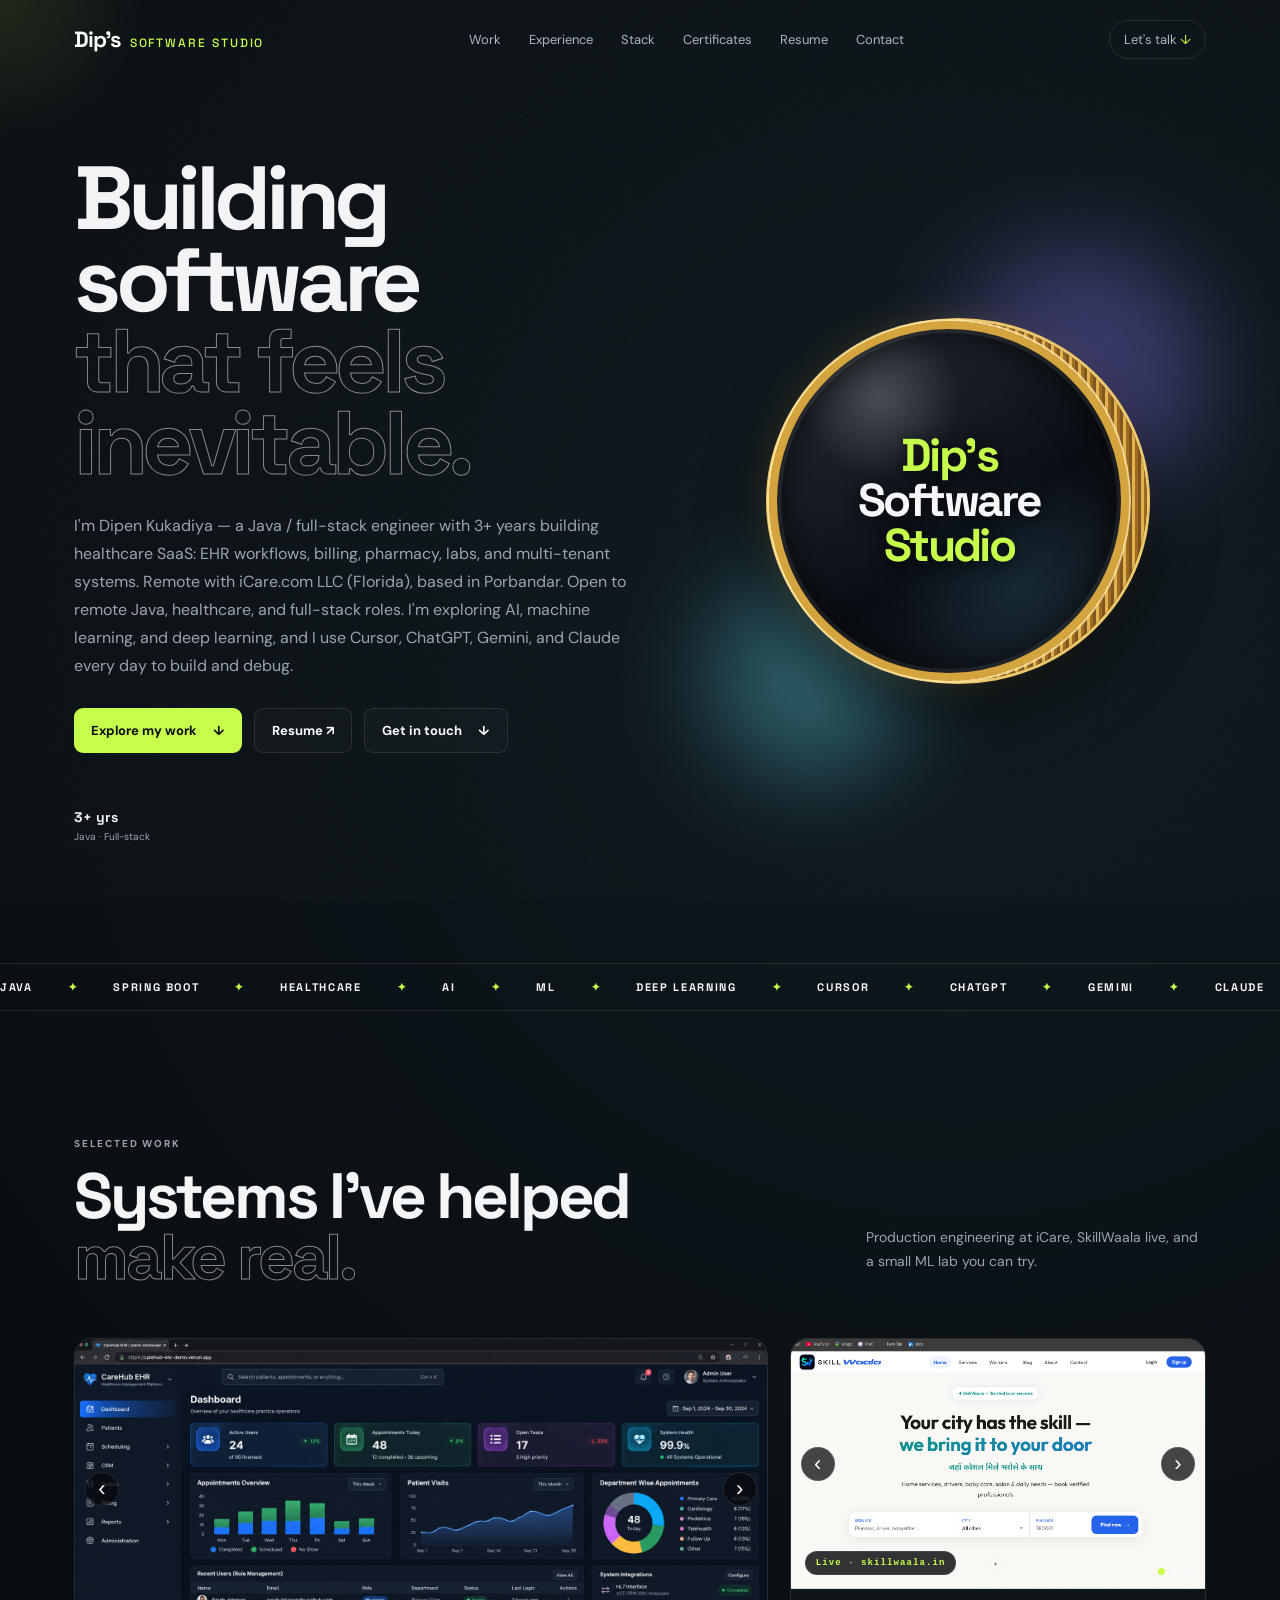
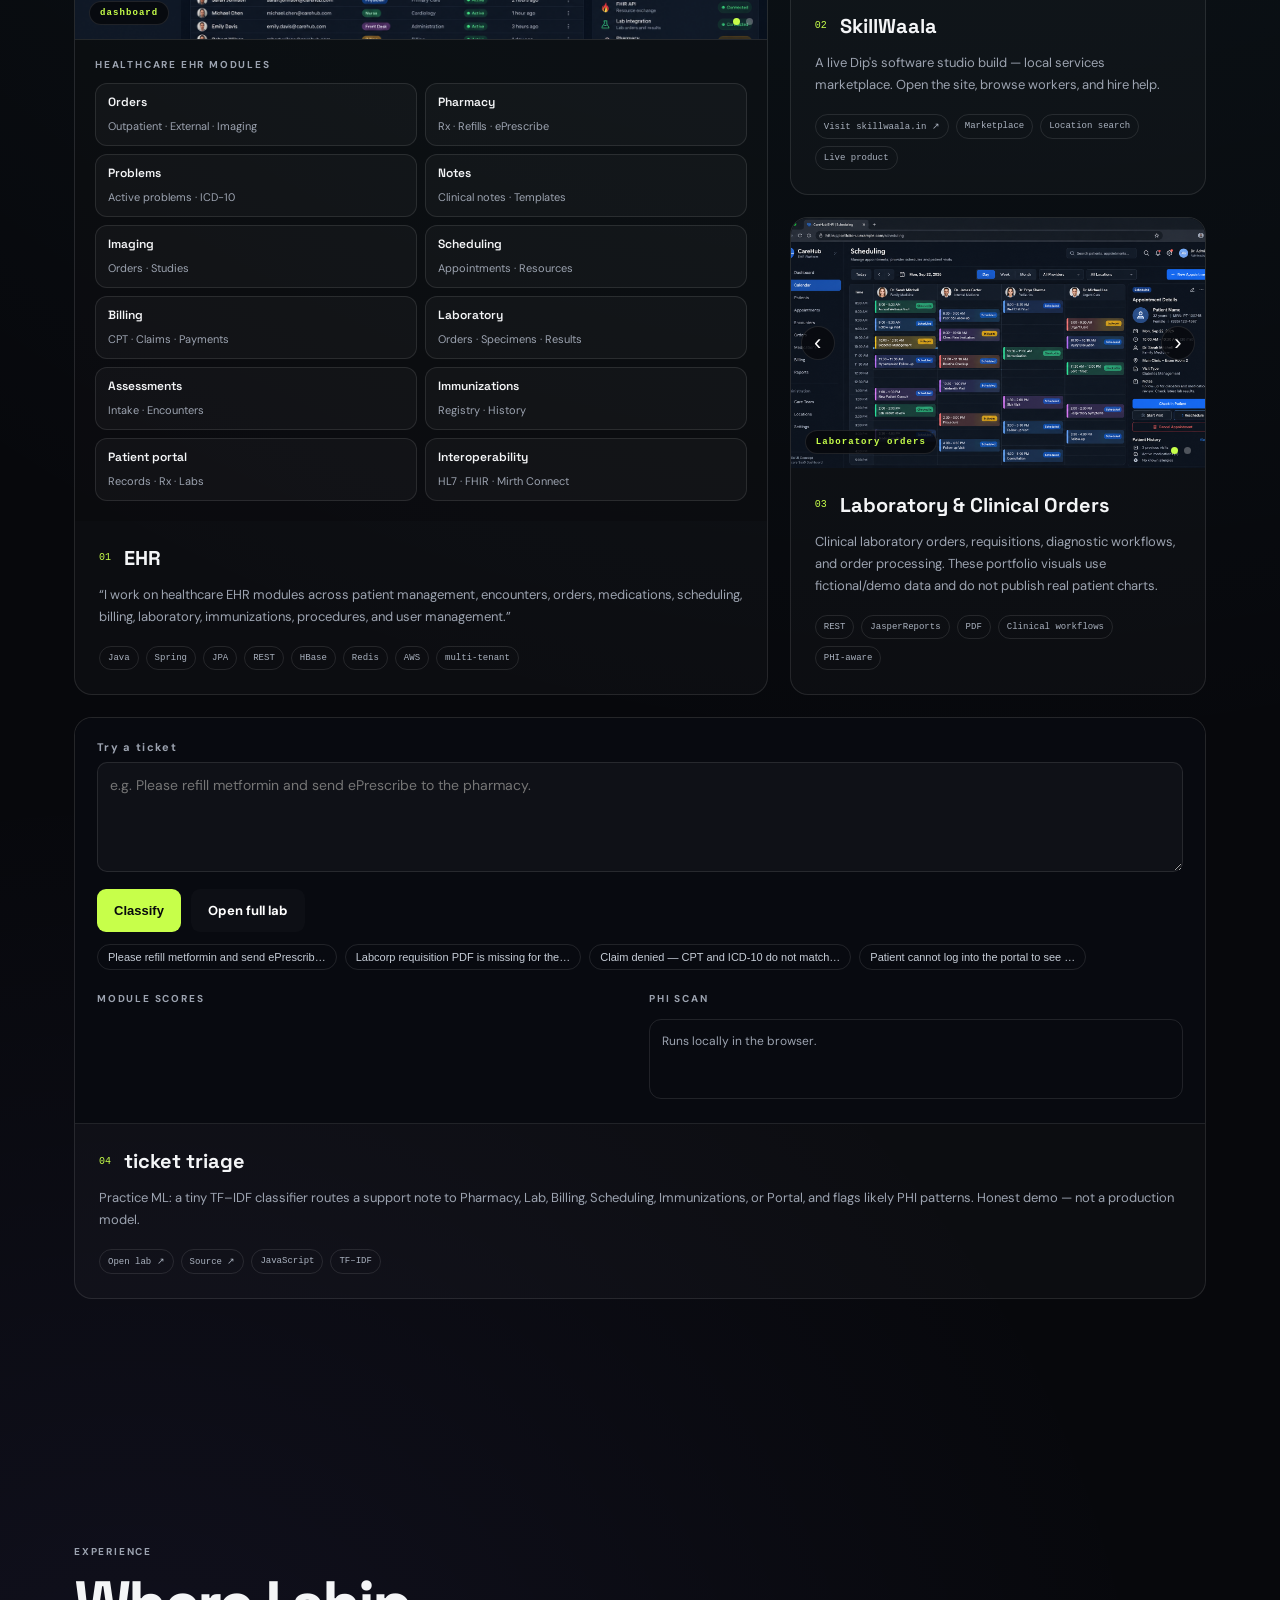
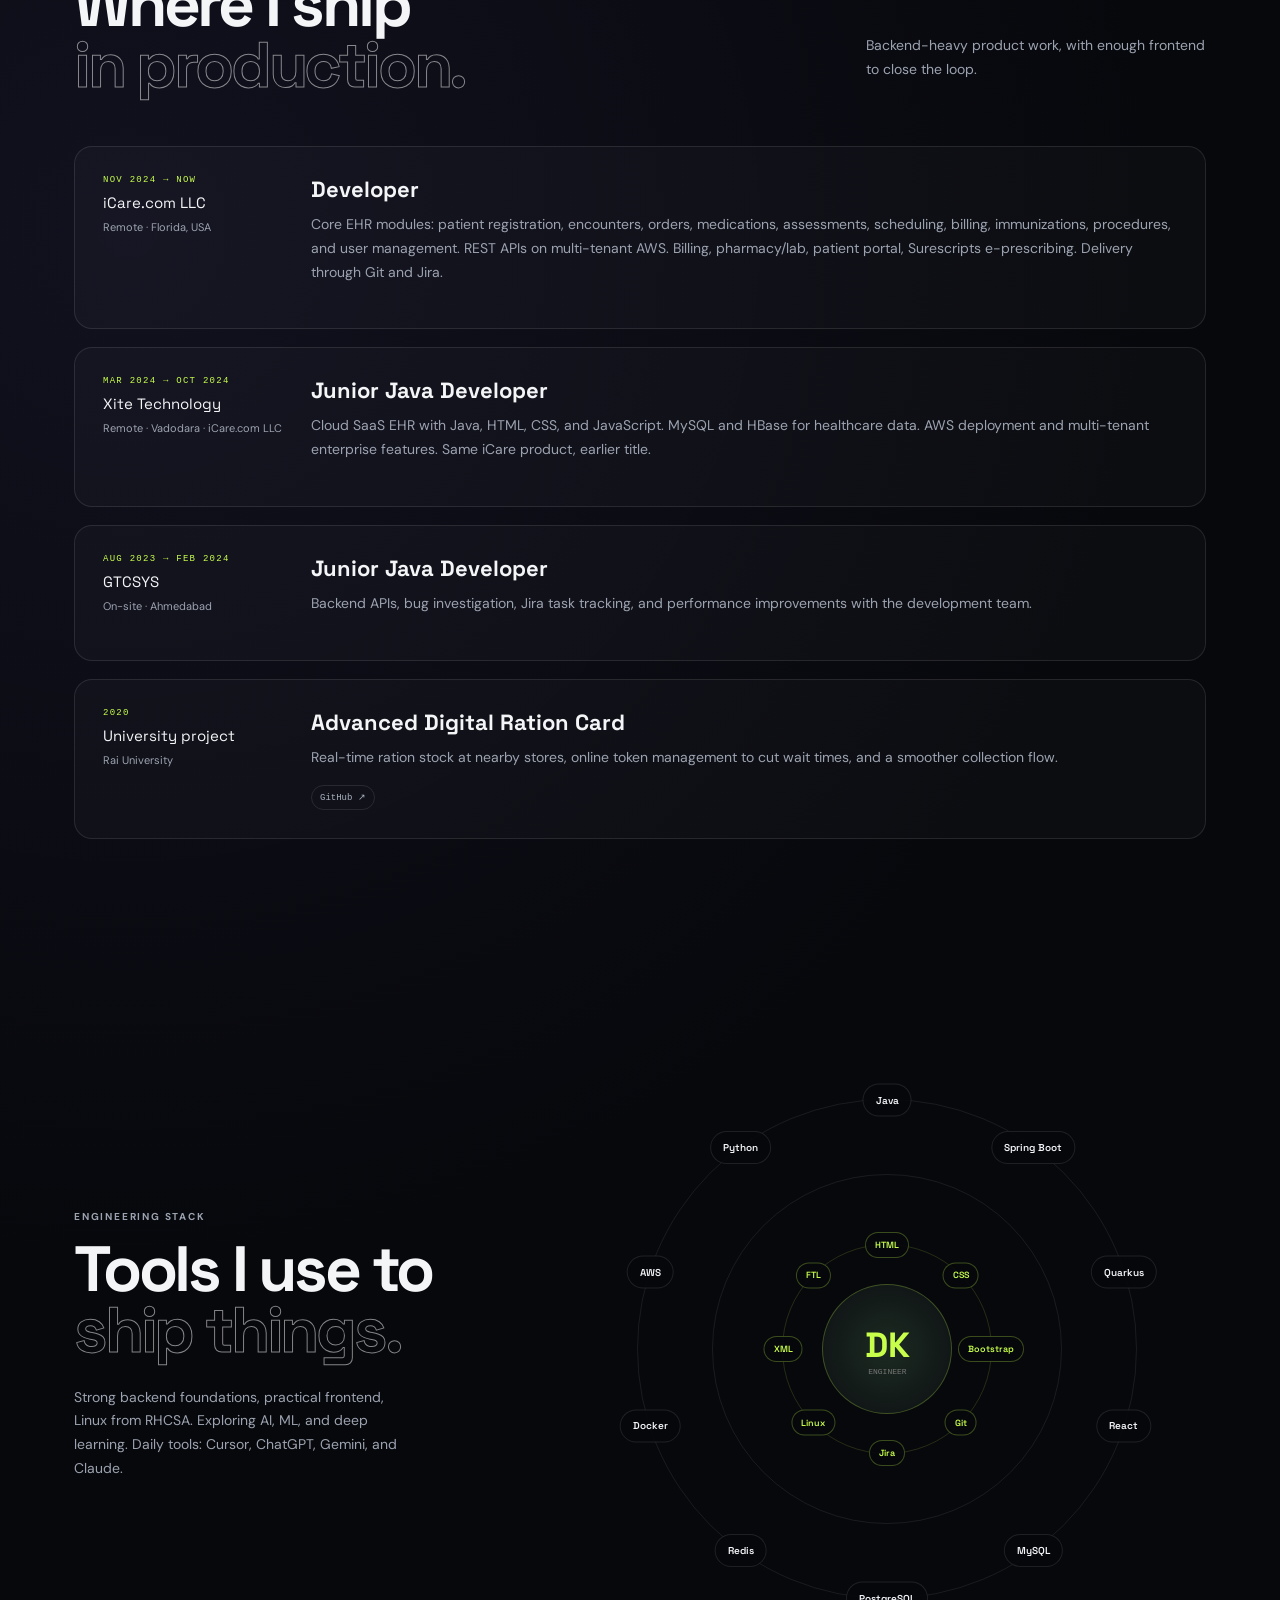
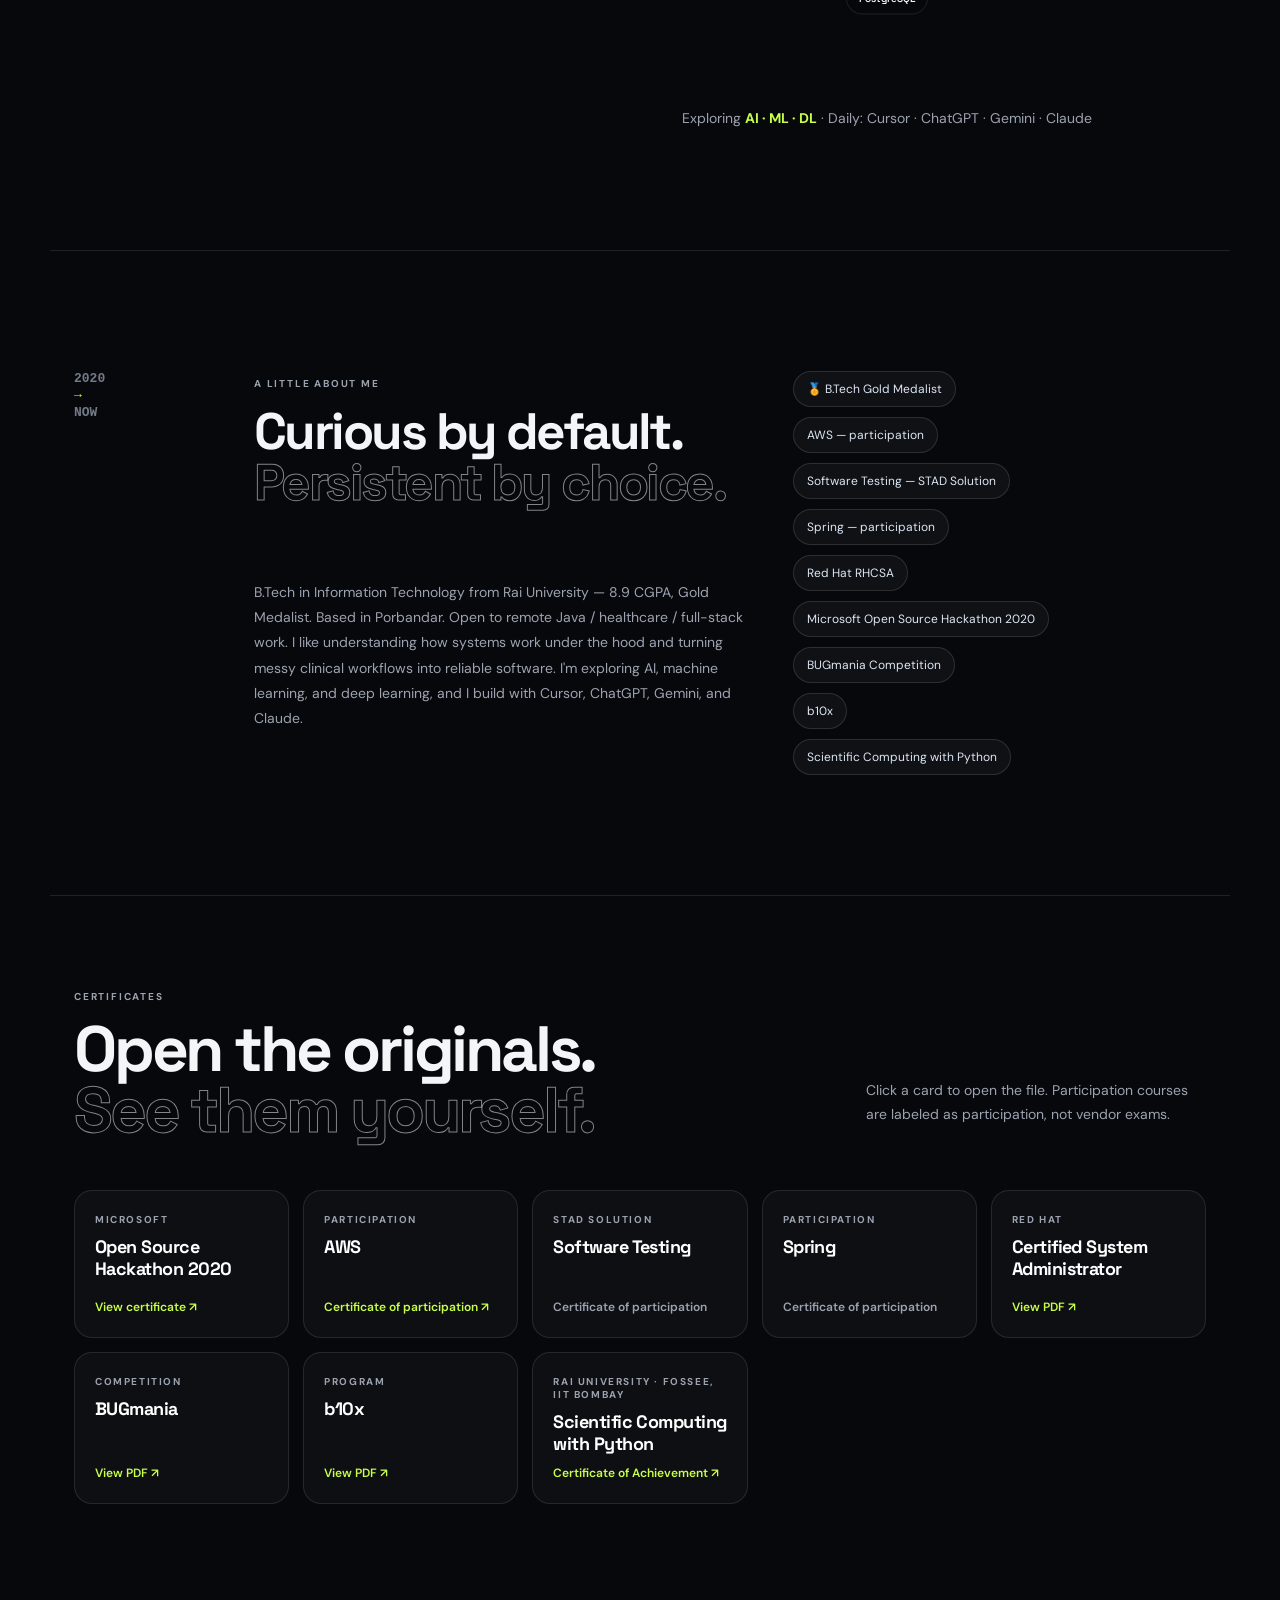
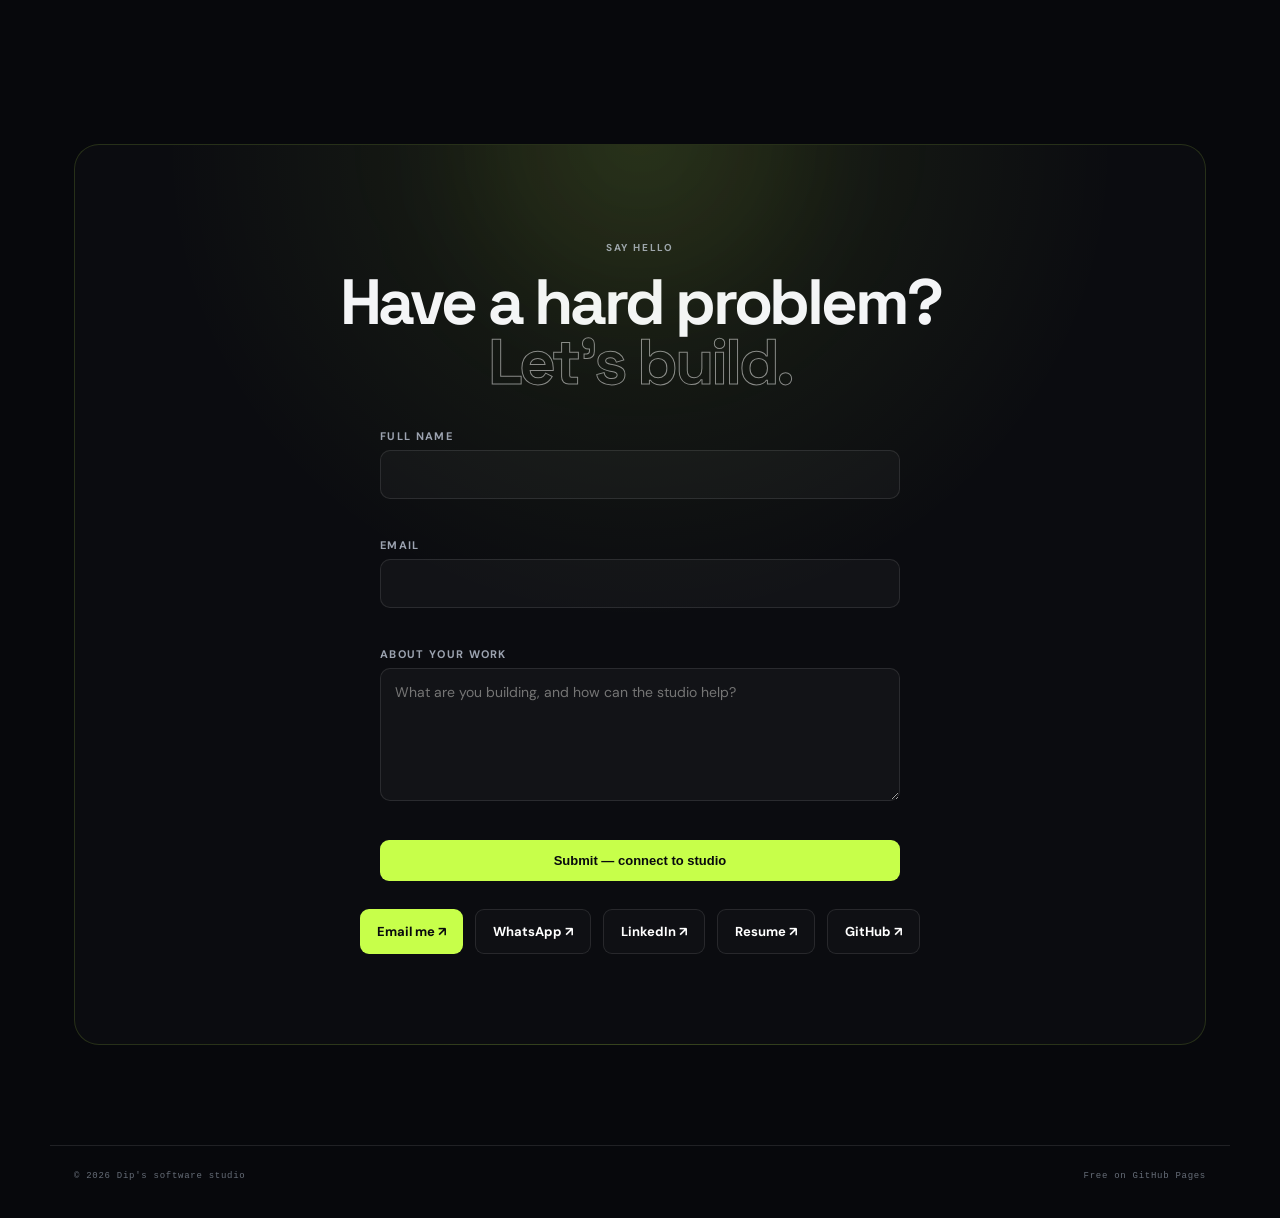
<file: index.html>
<!doctype html>
<html lang="en">
<head>
  <meta charset="utf-8" />
  <meta name="viewport" content="width=device-width, initial-scale=1" />
  <meta name="description" content="Dipen Kukadiya — Java full-stack engineer building healthcare SaaS. Exploring AI, ML, and deep learning. Open to remote roles." />
  <meta name="theme-color" content="#07080c" />
  <title>Dipen Kukadiya — Software Engineer</title>
  <link rel="canonical" href="https://dipenkukadiya.github.io/dipenkukadiya.io/" />
  <meta property="og:image" content="https://dipenkukadiya.github.io/dipenkukadiya.io/assets/dipen-hero.jpg" />
  <link rel="icon" href="data:image/svg+xml,%3Csvg xmlns='http://www.w3.org/2000/svg' viewBox='0 0 64 64'%3E%3Crect width='64' height='64' rx='14' fill='%2307080c'/%3E%3Crect x='3' y='3' width='58' height='58' rx='12' fill='none' stroke='%23c7ff4a' stroke-width='2'/%3E%3Ctext x='32' y='42' text-anchor='middle' font-family='Arial' font-size='22' font-weight='700' fill='%23c7ff4a'%3EDK%3C/text%3E%3C/svg%3E" />
  <link rel="preconnect" href="https://fonts.googleapis.com">
  <link rel="preconnect" href="https://fonts.gstatic.com" crossorigin>
  <link href="https://fonts.googleapis.com/css2?family=DM+Sans:wght@400;500;600;700&family=Space+Grotesk:wght@400;500;600;700&display=swap" rel="stylesheet">
  <link rel="stylesheet" href="styles.css?v=hire3" />
  <script>
    if ('scrollRestoration' in history) history.scrollRestoration = 'manual';
    (function () {
      var nav = performance.getEntriesByType && performance.getEntriesByType('navigation')[0];
      var reload = (nav && nav.type === 'reload') || (performance.navigation && performance.navigation.type === 1);
      if (reload) {
        if (location.hash) history.replaceState(null, '', location.pathname + location.search);
        window.scrollTo(0, 0);
      }
    })();
  </script>
</head>
<body>
  <a class="skip-link" href="#top">Skip to content</a>
  <div class="noise"></div>
  <div class="cursor-glow" id="cursorGlow"></div>
  <header class="nav">
    <a class="brand" href="#top">Dip's <em>software studio</em></a>
    <nav id="siteNav">
      <a href="#work">Work</a>
      <a href="#experience">Experience</a>
      <a href="#stack">Stack</a>
      <a href="#certificates">Certificates</a>
      <a href="assets/DipenOCT26.pdf?v=sep20c" target="_blank" rel="noreferrer">Resume</a>
      <a href="#contact">Contact</a>
      <a class="nav-mobile-talk" href="#contact">Let's talk</a>
    </nav>
    <a class="nav-cta" href="#contact">Let's talk <span>↓</span></a>
    <button class="menu-toggle" id="menuToggle" type="button" aria-label="Open menu" aria-expanded="false" aria-controls="siteNav"><i></i><i></i><i></i></button>
  </header>
  <main id="top">
    <section class="hero section">
      <div class="hero-copy reveal">
        <h1>Building software<br><em>that feels inevitable.</em></h1>
        <p class="hero-sub">I'm Dipen Kukadiya — a Java / full-stack engineer with 3+ years building healthcare SaaS: EHR workflows, billing, pharmacy, labs, and multi-tenant systems. Remote with iCare.com LLC (Florida), based in Porbandar. Open to remote Java, healthcare, and full-stack roles. I'm exploring AI, machine learning, and deep learning, and I use Cursor, ChatGPT, Gemini, and Claude every day to build and debug.</p>
        <div class="hero-actions">
          <a class="button primary" href="#work">Explore my work <span>↓</span></a>
          <a class="button ghost" href="assets/DipenOCT26.pdf?v=sep20c" target="_blank" rel="noreferrer">Resume ↗</a>
          <a class="button ghost" href="#contact">Get in touch <span>↓</span></a>
        </div>
        <div class="micro-stats">
          <div><strong>3+ yrs</strong><span>Java · Full-stack</span></div>
        </div>
      </div>
      <div class="hero-visual reveal">
        <div class="orb orb-a"></div><div class="orb orb-b"></div>
        <div class="hero-coin" aria-label="Dip's Software Studio">
          <div class="coin">
            <div class="coin-face coin-front">
              <span class="coin-dip">Dip's</span>
              <span>Software</span>
              <span class="coin-accent">Studio</span>
            </div>
            <div class="coin-face coin-back">
              <span class="coin-dip">Dip's</span>
              <span>Software</span>
              <span class="coin-accent">Studio</span>
            </div>
          </div>
        </div>
      </div>
    </section>
    <section class="ticker" aria-hidden="true"><div class="ticker-track"><span>JAVA</span><b>✦</b><span>SPRING BOOT</span><b>✦</b><span>HEALTHCARE</span><b>✦</b><span>AI</span><b>✦</b><span>ML</span><b>✦</b><span>DEEP LEARNING</span><b>✦</b><span>CURSOR</span><b>✦</b><span>CHATGPT</span><b>✦</b><span>GEMINI</span><b>✦</b><span>CLAUDE</span><b>✦</b><span>JAVA</span><b>✦</b><span>SPRING BOOT</span><b>✦</b><span>HEALTHCARE</span><b>✦</b><span>AI</span><b>✦</b><span>ML</span><b>✦</b><span>DEEP LEARNING</span><b>✦</b><span>CURSOR</span><b>✦</b><span>CHATGPT</span><b>✦</b><span>GEMINI</span><b>✦</b><span>CLAUDE</span></div></section>
    <section id="work" class="section work">
      <div class="section-head reveal">
        <div><span class="kicker">SELECTED WORK</span><h2>Systems I've helped<br><em>make real.</em></h2></div>
        <p>Production engineering at iCare, SkillWaala live, and a small ML lab you can try.</p>
      </div>
      <div class="project-grid">
        <article class="project featured reveal">
          <div class="slideshow" data-slideshow>
            <div class="slides">
              <figure class="slide is-on"><img src="assets/ChatGPT Image Sep 24, 2026, 10_26_18 AM (3).png" alt="CareHub EHR healthcare dashboard"><figcaption>dashboard</figcaption></figure>
              <figure class="slide"><img src="assets/ChatGPT Image Sep 24, 2026, 10_26_17 AM (2).png" alt="CareHub EHR administration dashboard"><figcaption>Administration</figcaption></figure>
           
            </div>
            <button class="slide-btn prev" type="button" aria-label="Previous screenshot">‹</button>
            <button class="slide-btn next" type="button" aria-label="Next screenshot">›</button>
            <div class="slide-dots" role="tablist"></div>
          </div>
          <div class="module-map">
            <span class="kicker">HEALTHCARE EHR MODULES</span>
            <div class="module-grid">
              <div><b>Orders</b><small>Outpatient · External · Imaging</small></div>
              <div><b>Pharmacy</b><small>Rx · Refills · ePrescribe</small></div>
              <div><b>Problems</b><small>Active problems · ICD-10</small></div>
              <div><b>Notes</b><small>Clinical notes · Templates</small></div>
              <div><b>Imaging</b><small>Orders · Studies</small></div>
              <div><b>Scheduling</b><small>Appointments · Resources</small></div>
              <div><b>Billing</b><small>CPT · Claims · Payments</small></div>
              <div><b>Laboratory</b><small>Orders · Specimens · Results</small></div>
              <div><b>Assessments</b><small>Intake · Encounters</small></div>
              <div><b>Immunizations</b><small>Registry · History</small></div>
              <div><b>Patient portal</b><small>Records · Rx · Labs</small></div>
              <div><b>Interoperability</b><small>HL7 · FHIR · Mirth Connect</small></div>
            </div>
          </div>
          <div class="project-info">
            <div><span class="project-number">01</span><h3>EHR</h3></div>
            <p>“I work on healthcare EHR modules across patient management, encounters, orders, medications, scheduling, billing, laboratory, immunizations, procedures, and user management.”</p>
            <div class="tags"><span>Java</span><span>Spring</span><span>JPA</span><span>REST</span><span>HBase</span><span>Redis</span><span>AWS</span><span>multi-tenant</span></div>
          </div>
        </article>
        <article class="project reveal">
          <div class="slideshow" data-slideshow data-href="https://skillwaala.in">
            <div class="slides">
              <figure class="slide is-on"><img src="assets/skillwaala-home.png" alt="SkillWaala home"><figcaption>Live · skillwaala.in</figcaption></figure>
              <figure class="slide"><img src="assets/skillwaala-services.png" alt="SkillWaala services"><figcaption>Services</figcaption></figure>
              <figure class="slide"><img src="assets/skillwaala-workers.png" alt="SkillWaala workers"><figcaption>Workers</figcaption></figure>
            </div>
            <button class="slide-btn prev" type="button" aria-label="Previous screenshot">‹</button>
            <button class="slide-btn next" type="button" aria-label="Next screenshot">›</button>
            <div class="slide-dots" role="tablist"></div>
          </div>
          <div class="project-info">
            <div><span class="project-number">02</span><h3><a class="project-title-link" href="https://skillwaala.in" target="_blank" rel="noreferrer">SkillWaala</a></h3></div>
            <p>A live Dip's software studio build — local services marketplace. Open the site, browse workers, and hire help.</p>
            <div class="tags">
              <a class="tag-link" href="https://skillwaala.in" target="_blank" rel="noreferrer">Visit skillwaala.in ↗</a>
              <span>Marketplace</span>
              <span>Location search</span>
              <span>Live product</span>
            </div>
          </div>
        </article>
        <article class="project reveal">
          <div class="slideshow" data-slideshow>
            <div class="slides">
              <figure class="slide is-on"><img src="assets/ChatGPT Image Sep 24, 2026, 10_26_17 AM (1).png" alt="CareHub EHR laboratory order screen with demo data"><figcaption>Laboratory orders</figcaption></figure>
              <figure class="slide"><img src="assets/ChatGPT Image Sep 24, 2026, 10_25_55 AM.png" alt="CareHub EHR dashboard with demo data"><figcaption>Clinical dashboard</figcaption></figure>
              
            </div>
            <button class="slide-btn prev" type="button" aria-label="Previous screenshot">‹</button>
            <button class="slide-btn next" type="button" aria-label="Next screenshot">›</button>
            <div class="slide-dots" role="tablist"></div>
          </div>
          <div class="project-info">
            <div><span class="project-number">03</span><h3>Laboratory &amp; Clinical Orders</h3></div>
            <p>Clinical laboratory orders, requisitions, diagnostic workflows, and order processing. These portfolio visuals use fictional/demo data and do not publish real patient charts.</p>
            <div class="tags"><span>REST</span><span>JasperReports</span><span>PDF</span><span>Clinical workflows</span><span>PHI-aware</span></div>
          </div>
        </article>
        <article class="project lab-feature reveal">
          <div class="triage-widget" id="triageHome">
            <label for="triageHomeInput">Try a ticket</label>
            <textarea id="triageHomeInput" data-triage-input rows="4" placeholder="e.g. Please refill metformin and send ePrescribe to the pharmacy."></textarea>
            <div class="triage-actions">
              <button class="button primary" type="button" data-triage-run>Classify</button>
              <a class="button ghost" href="lab/">Open full lab</a>
            </div>
            <div class="triage-chips" data-triage-chips></div>
            <div class="triage-split compact">
              <div>
                <span class="kicker">MODULE SCORES</span>
                <div data-triage-bars class="triage-bars"></div>
              </div>
              <div>
                <span class="kicker">PHI SCAN</span>
                <div data-triage-phi class="triage-phi"><p>Runs locally in the browser.</p></div>
              </div>
            </div>
          </div>
          <div class="project-info">
            <div><span class="project-number">04</span><h3><a class="project-title-link" href="lab/">ticket triage</a></h3></div>
            <p>Practice ML: a tiny TF–IDF classifier routes a support note to Pharmacy, Lab, Billing, Scheduling, Immunizations, or Portal, and flags likely PHI patterns. Honest demo — not a production model.</p>
            <div class="tags">
              <a href="lab/">Open lab ↗</a>
              <a href="https://github.com/dipenkukadiya/dipenkukadiya.io/blob/main/lab/triage.js" target="_blank" rel="noreferrer">Source ↗</a>
              <span>JavaScript</span>
              <span>TF–IDF</span>
            </div>
          </div>
        </article>
      </div>
    </section>
    <section id="experience" class="section experience">
      <div class="section-head reveal">
        <div><span class="kicker">EXPERIENCE</span><h2>Where I ship<br><em>in production.</em></h2></div>
        <p>Backend-heavy product work, with enough frontend to close the loop.</p>
      </div>
      <div class="experience-list">
        <article class="experience-item reveal">
          <div class="experience-meta"><span>NOV 2024 → NOW</span><b>iCare.com LLC</b><small>Remote · Florida, USA</small></div>
          <div>
            <h3>Developer</h3>
            <p>Core EHR modules: patient registration, encounters, orders, medications, assessments, scheduling, billing, immunizations, procedures, and user management. REST APIs on multi-tenant AWS. Billing, pharmacy/lab, patient portal, Surescripts e-prescribing. Delivery through Git and Jira.</p>
          </div>
        </article>
        <article class="experience-item reveal">
          <div class="experience-meta"><span>MAR 2024 → OCT 2024</span><b>Xite Technology</b><small>Remote · Vadodara · iCare.com LLC</small></div>
          <div>
            <h3>Junior Java Developer</h3>
            <p>Cloud SaaS EHR with Java, HTML, CSS, and JavaScript. MySQL and HBase for healthcare data. AWS deployment and multi-tenant enterprise features. Same iCare product, earlier title.</p>
          </div>
        </article>
        <article class="experience-item reveal">
          <div class="experience-meta"><span>AUG 2023 → FEB 2024</span><b>GTCSYS</b><small>On-site · Ahmedabad</small></div>
          <div>
            <h3>Junior Java Developer</h3>
            <p>Backend APIs, bug investigation, Jira task tracking, and performance improvements with the development team.</p>
          </div>
        </article>
        <article class="experience-item reveal">
          <div class="experience-meta"><span>2020</span><b>University project</b><small>Rai University</small></div>
          <div>
            <h3>Advanced Digital Ration Card</h3>
            <p>Real-time ration stock at nearby stores, online token management to cut wait times, and a smoother collection flow.</p>
            <div class="tags">
              <a href="https://github.com/dipenkukadiya/Digital_ration_card" target="_blank" rel="noreferrer">GitHub ↗</a>
            </div>
          </div>
        </article>
      </div>
    </section>
    <section id="stack" class="section stack-section">
      <div class="section-head reveal">
        <div><span class="kicker">ENGINEERING STACK</span><h2>Tools I use to<br><em>ship things.</em></h2></div>
        <p>Strong backend foundations, practical frontend, Linux from RHCSA. Exploring AI, ML, and deep learning. Daily tools: Cursor, ChatGPT, Gemini, and Claude.</p>
      </div>
      <div class="stack-orbit reveal">
        <div class="orbit-ring outer">
          <div class="spoke" style="--a:0deg"><span class="stack-node">Java</span></div>
          <div class="spoke" style="--a:36deg"><span class="stack-node">Spring Boot</span></div>
          <div class="spoke" style="--a:72deg"><span class="stack-node">Quarkus</span></div>
          <div class="spoke" style="--a:108deg"><span class="stack-node">React</span></div>
          <div class="spoke" style="--a:144deg"><span class="stack-node">MySQL</span></div>
          <div class="spoke" style="--a:180deg"><span class="stack-node">PostgreSQL</span></div>
          <div class="spoke" style="--a:216deg"><span class="stack-node">Redis</span></div>
          <div class="spoke" style="--a:252deg"><span class="stack-node">Docker</span></div>
          <div class="spoke" style="--a:288deg"><span class="stack-node">AWS</span></div>
          <div class="spoke" style="--a:324deg"><span class="stack-node">Python</span></div>
        </div>
        <div class="orbit orbit-mid"></div>
        <div class="orbit-ring inner">
          <div class="spoke" style="--a:0deg"><span class="stack-node inner">HTML</span></div>
          <div class="spoke" style="--a:45deg"><span class="stack-node inner">CSS</span></div>
          <div class="spoke" style="--a:90deg"><span class="stack-node inner">Bootstrap</span></div>
          <div class="spoke" style="--a:135deg"><span class="stack-node inner">Git</span></div>
          <div class="spoke" style="--a:180deg"><span class="stack-node inner">Jira</span></div>
          <div class="spoke" style="--a:225deg"><span class="stack-node inner">Linux</span></div>
          <div class="spoke" style="--a:270deg"><span class="stack-node inner">XML</span></div>
          <div class="spoke" style="--a:315deg"><span class="stack-node inner">FTL</span></div>
        </div>
        <div class="stack-center"><span>DK</span><small>ENGINEER</small></div>
      </div>
      <p class="ai-tools reveal">Exploring <strong>AI · ML · DL</strong> · Daily: Cursor · ChatGPT · Gemini · Claude</p>
    </section>
    <section class="section about-strip reveal">
      <div class="about-number">2020<br><span>→</span><br>NOW</div>
      <div>
        <span class="kicker">A LITTLE ABOUT ME</span>
        <h2>Curious by default.<br><em>Persistent by choice.</em></h2>
      </div>
      <p>B.Tech in Information Technology from Rai University — 8.9 CGPA, Gold Medalist. Based in Porbandar. Open to remote Java / healthcare / full-stack work. I like understanding how systems work under the hood and turning messy clinical workflows into reliable software. I'm exploring AI, machine learning, and deep learning, and I build with Cursor, ChatGPT, Gemini, and Claude.</p>
      <div class="achievement-badges">
        <span>🏅 B.Tech Gold Medalist</span>
        <a href="assets/certs/cert-aws.pdf" target="_blank" rel="noreferrer">AWS — participation</a>
        <span>Software Testing — STAD Solution</span>
        <span>Spring — participation</span>
        <a href="assets/certs/cert-rhcsa.pdf" target="_blank" rel="noreferrer">Red Hat RHCSA</a>
        <a href="assets/certs/cert-microsoft-hackathon.jpg" target="_blank" rel="noreferrer">Microsoft Open Source Hackathon 2020</a>
        <a href="assets/certs/cert-bugmania.pdf" target="_blank" rel="noreferrer">BUGmania Competition</a>
        <a href="assets/certs/cert-b10x.pdf" target="_blank" rel="noreferrer">b10x</a>
        <a href="assets/certs/cert-python.pdf" target="_blank" rel="noreferrer">Scientific Computing with Python</a>
      </div>
    </section>
    <section id="certificates" class="section certs">
      <div class="section-head reveal">
        <div><span class="kicker">CERTIFICATES</span><h2>Open the originals.<br><em>See them yourself.</em></h2></div>
        <p>Click a card to open the file. Participation courses are labeled as participation, not vendor exams.</p>
      </div>
      <div class="cert-grid reveal">
        <a class="cert-card" href="assets/certs/cert-microsoft-hackathon.jpg" target="_blank" rel="noreferrer">
          <small>MICROSOFT</small>
          <strong>Open Source Hackathon 2020</strong>
          <span>View certificate ↗</span>
        </a>
        <a class="cert-card" href="assets/certs/cert-aws.pdf" target="_blank" rel="noreferrer">
          <small>PARTICIPATION</small>
          <strong>AWS</strong>
          <span>Certificate of participation ↗</span>
        </a>
        <div class="cert-card is-static">
          <small>STAD SOLUTION</small>
          <strong>Software Testing</strong>
          <span>Certificate of participation</span>
        </div>
        <div class="cert-card is-static">
          <small>PARTICIPATION</small>
          <strong>Spring</strong>
          <span>Certificate of participation</span>
        </div>
        <a class="cert-card" href="assets/certs/cert-rhcsa.pdf" target="_blank" rel="noreferrer">
          <small>RED HAT</small>
          <strong>Certified System Administrator</strong>
          <span>View PDF ↗</span>
        </a>
        <a class="cert-card" href="assets/certs/cert-bugmania.pdf" target="_blank" rel="noreferrer">
          <small>COMPETITION</small>
          <strong>BUGmania</strong>
          <span>View PDF ↗</span>
        </a>
        <a class="cert-card" href="assets/certs/cert-b10x.pdf" target="_blank" rel="noreferrer">
          <small>PROGRAM</small>
          <strong>b10x</strong>
          <span>View PDF ↗</span>
        </a>
        <a class="cert-card" href="assets/certs/cert-python.pdf" target="_blank" rel="noreferrer">
          <small>RAI UNIVERSITY · FOSSEE, IIT BOMBAY</small>
          <strong>Scientific Computing with Python</strong>
          <span>Certificate of Achievement ↗</span>
        </a>
      </div>
    </section>
    <section id="contact" class="section contact">
      <div class="contact-card reveal">
        <div class="contact-glow"></div>
        <span class="kicker">SAY HELLO</span>
        <h2>Have a hard problem?<br><em>Let's build.</em></h2>
        <form class="studio-form" id="studioForm" action="https://formsubmit.co/dipenkukadiya@gmail.com" method="POST" novalidate>
          <input type="hidden" name="_subject" value="New inquiry — Dip's software studio">
          <input type="hidden" name="_template" value="table">
          <input type="hidden" name="_captcha" value="false">
          <input type="hidden" name="_next" value="https://dipenkukadiya.github.io/studio.io/thanks.html">
          <input type="hidden" name="_autoresponse" value="Thanks for writing to Dip's software studio. We'll review what you're building and connect with you soon.">
          <input type="text" name="_honey" class="honeypot" tabindex="-1" autocomplete="off">
          <div class="field">
            <label for="fullName">Full name</label>
            <input id="fullName" name="name" type="text" autocomplete="name" maxlength="80" required>
            <small class="error" data-error-for="fullName"></small>
          </div>
          <div class="field">
            <label for="email">Email</label>
            <input id="email" name="email" type="email" autocomplete="email" maxlength="120" required>
            <small class="error" data-error-for="email"></small>
          </div>
          <div class="field">
            <label for="aboutWork">About your work</label>
            <textarea id="aboutWork" name="aboutWork" rows="5" maxlength="2000" required placeholder="What are you building, and how can the studio help?"></textarea>
            <small class="error" data-error-for="aboutWork"></small>
          </div>
          <button class="button primary" type="submit" id="studioSubmit">Submit — connect to studio</button>
          <p class="form-note" id="formNote" hidden></p>
        </form>
        <div class="contact-actions">
          <a class="button primary" href="mailto:dipenkukadiya@gmail.com">Email me ↗</a>
          <a class="button ghost" href="https://wa.me/917016306728" target="_blank" rel="noreferrer">WhatsApp ↗</a>
          <a class="button ghost" href="https://www.linkedin.com/in/dipen-kukadiya-981a05191/" target="_blank" rel="noreferrer">LinkedIn ↗</a>
          <a class="button ghost" href="assets/DipenOCT26.pdf?v=sep20c" target="_blank" rel="noreferrer">Resume ↗</a>
          <a class="button ghost" href="https://github.com/dipenkukadiya" target="_blank" rel="noreferrer">GitHub ↗</a>
        </div>
      </div>
    </section>
  </main>
  <footer>
    <span>© 2026 Dip's software studio</span>
    <span>Free on GitHub Pages</span>
  </footer>
  <a class="to-top" id="toTop" href="#top" aria-label="Back to top">↑</a>
  <script src="lab/triage.js"></script>
  <script src="app.js?v=hire1"></script>
</body>
</html>
</file>
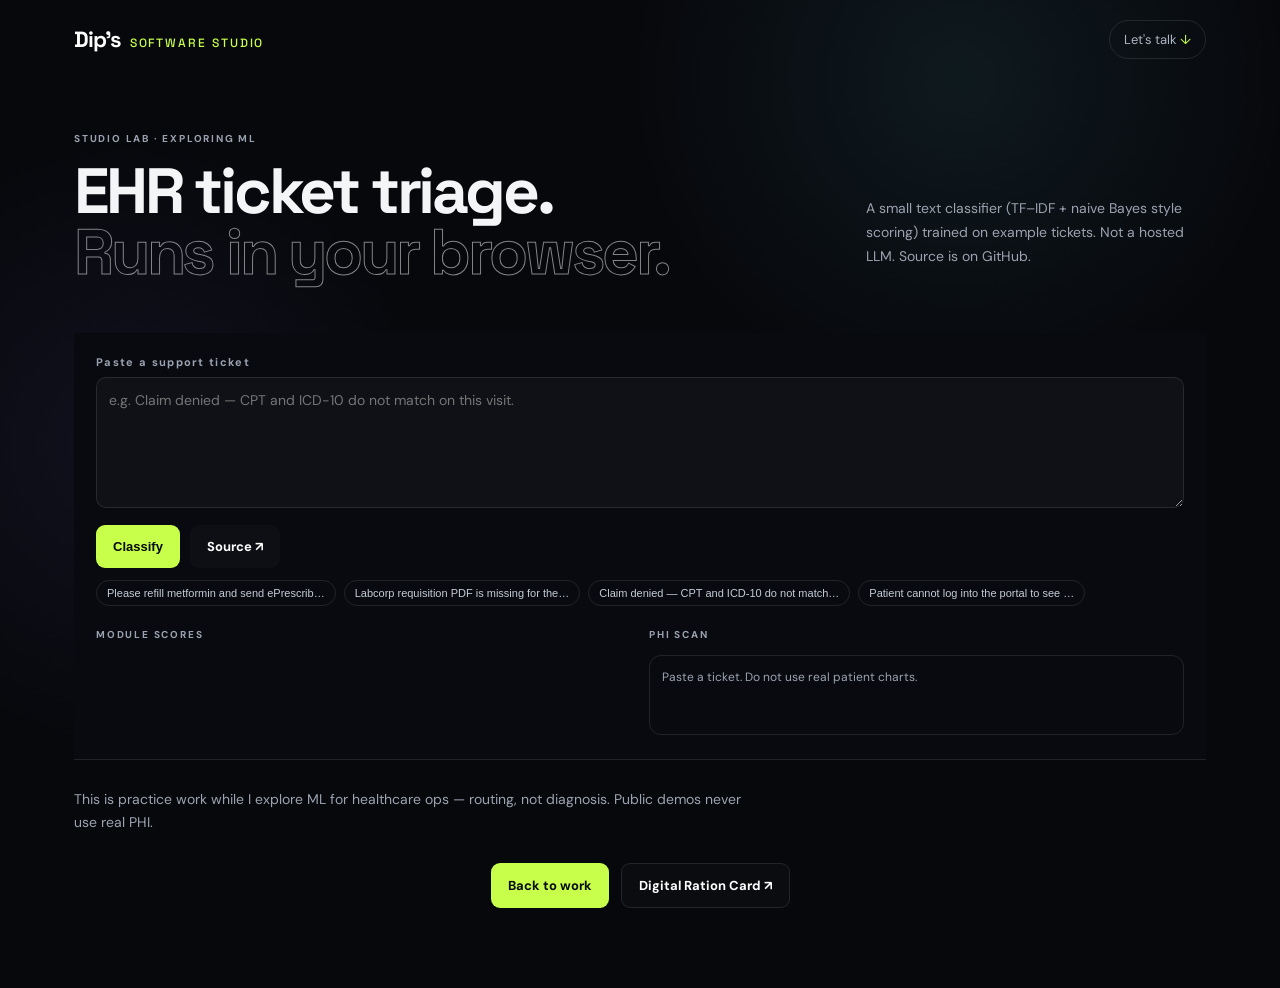
<file: lab/index.html>
<!doctype html>
<html lang="en">
<head>
  <meta charset="utf-8" />
  <meta name="viewport" content="width=device-width, initial-scale=1" />
  <meta name="description" content="Studio lab — a tiny in-browser classifier that routes EHR support tickets and flags likely PHI." />
  <title>EHR ticket triage — Dip's software studio</title>
  <link rel="stylesheet" href="../styles.css?v=hire2" />
  <link rel="preconnect" href="https://fonts.googleapis.com">
  <link rel="preconnect" href="https://fonts.gstatic.com" crossorigin>
  <link href="https://fonts.googleapis.com/css2?family=DM+Sans:wght@400;500;600;700&family=Space+Grotesk:wght@400;500;600;700&display=swap" rel="stylesheet">
</head>
<body>
  <header class="nav">
    <a class="brand" href="../">Dip's <em>software studio</em></a>
    <a class="nav-cta" href="../#contact">Let's talk <span>↓</span></a>
  </header>
  <main class="section lab-page">
    <div class="section-head">
      <div>
        <span class="kicker">STUDIO LAB · EXPLORING ML</span>
        <h2>EHR ticket triage.<br><em>Runs in your browser.</em></h2>
      </div>
      <p>A small text classifier (TF–IDF + naive Bayes style scoring) trained on example tickets. Not a hosted LLM. Source is on GitHub.</p>
    </div>
    <div class="triage-widget" id="triageLab">
      <label for="triageInput">Paste a support ticket</label>
      <textarea id="triageInput" data-triage-input rows="5" placeholder="e.g. Claim denied — CPT and ICD-10 do not match on this visit."></textarea>
      <div class="triage-actions">
        <button class="button primary" type="button" data-triage-run>Classify</button>
        <a class="button ghost" href="https://github.com/dipenkukadiya/dipenkukadiya.io/blob/main/lab/triage.js" target="_blank" rel="noreferrer">Source ↗</a>
      </div>
      <div class="triage-chips" data-triage-chips></div>
      <div class="triage-split">
        <div>
          <span class="kicker">MODULE SCORES</span>
          <div data-triage-bars class="triage-bars"></div>
        </div>
        <div>
          <span class="kicker">PHI SCAN</span>
          <div data-triage-phi class="triage-phi"><p>Paste a ticket. Do not use real patient charts.</p></div>
        </div>
      </div>
    </div>
    <p class="lab-note">This is practice work while I explore ML for healthcare ops — routing, not diagnosis. Public demos never use real PHI.</p>
    <div class="contact-actions">
      <a class="button primary" href="../#work">Back to work</a>
      <a class="button ghost" href="https://github.com/dipenkukadiya/Digital_ration_card" target="_blank" rel="noreferrer">Digital Ration Card ↗</a>
    </div>
  </main>
  <script src="triage.js"></script>
  <script>bindTriage(document.getElementById('triageLab'));</script>
</body>
</html>
</file>
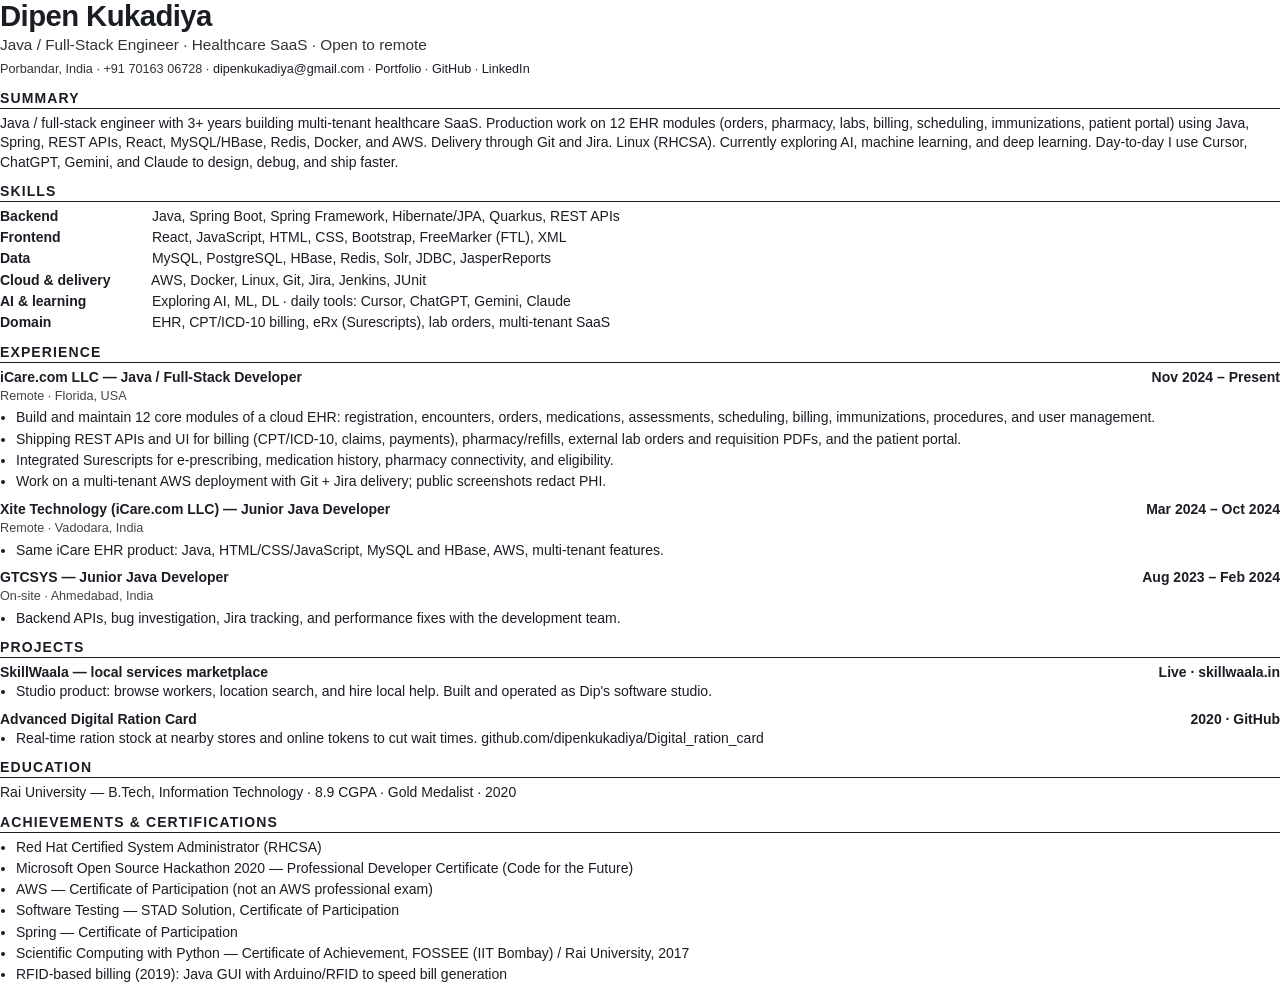
<file: resume.html>
<!doctype html>
<html lang="en">
<head>
  <meta charset="utf-8" />
  <meta name="viewport" content="width=device-width, initial-scale=1" />
  <title>Dipen Kukadiya — Resume</title>
  <style>
    @page { size: Letter; margin: 0.48in 0.55in; }
    * { box-sizing: border-box; }
    body {
      margin: 0;
      color: #1a1d24;
      font: 10.5pt/1.38 "Calibri", "Segoe UI", Arial, sans-serif;
    }
    h1 {
      margin: 0;
      font: 700 22pt/1.1 "Calibri", Arial, sans-serif;
      letter-spacing: -0.02em;
    }
    .title { margin: 2px 0 6px; font-size: 11.5pt; color: #333; }
    .links { font-size: 9.5pt; color: #333; }
    .links a { color: #1a1d24; text-decoration: none; }
    h2 {
      margin: 12px 0 5px;
      font: 700 10.5pt/1 Calibri, Arial, sans-serif;
      text-transform: uppercase;
      letter-spacing: 0.08em;
      border-bottom: 1.2px solid #1a1d24;
      padding-bottom: 3px;
    }
    p { margin: 0 0 6px; }
    .skills { margin: 0; padding: 0; list-style: none; }
    .skills li { margin: 0 0 2px; }
    .skills b { display: inline-block; min-width: 148px; }
    .job { margin: 0 0 8px; }
    .job-head { display: flex; justify-content: space-between; gap: 12px; font-weight: 700; }
    .job-meta { display: flex; justify-content: space-between; gap: 12px; font-size: 9.5pt; color: #444; margin: 1px 0 3px; }
    ul { margin: 0; padding-left: 16px; }
    li { margin: 0 0 2px; }
    .muted { color: #444; font-weight: 400; }
  </style>
</head>
<body>
  <h1>Dipen Kukadiya</h1>
  <div class="title">Java / Full-Stack Engineer · Healthcare SaaS · Open to remote</div>
  <div class="links">
    Porbandar, India · +91 70163 06728 ·
    <a href="mailto:dipenkukadiya@gmail.com">dipenkukadiya@gmail.com</a> ·
    <a href="https://dipenkukadiya.github.io/dipenkukadiya.io/">Portfolio</a> ·
    <a href="https://github.com/dipenkukadiya">GitHub</a> ·
    <a href="https://www.linkedin.com/in/dipen-kukadiya-981a05191/">LinkedIn</a>
  </div>

  <h2>Summary</h2>
  <p>Java / full-stack engineer with 3+ years building multi-tenant healthcare SaaS. Production work on 12 EHR modules (orders, pharmacy, labs, billing, scheduling, immunizations, patient portal) using Java, Spring, REST APIs, React, MySQL/HBase, Redis, Docker, and AWS. Delivery through Git and Jira. Linux (RHCSA). Currently exploring AI, machine learning, and deep learning. Day-to-day I use Cursor, ChatGPT, Gemini, and Claude to design, debug, and ship faster.</p>

  <h2>Skills</h2>
  <ul class="skills">
    <li><b>Backend</b> Java, Spring Boot, Spring Framework, Hibernate/JPA, Quarkus, REST APIs</li>
    <li><b>Frontend</b> React, JavaScript, HTML, CSS, Bootstrap, FreeMarker (FTL), XML</li>
    <li><b>Data</b> MySQL, PostgreSQL, HBase, Redis, Solr, JDBC, JasperReports</li>
    <li><b>Cloud &amp; delivery</b> AWS, Docker, Linux, Git, Jira, Jenkins, JUnit</li>
    <li><b>AI &amp; learning</b> Exploring AI, ML, DL · daily tools: Cursor, ChatGPT, Gemini, Claude</li>
    <li><b>Domain</b> EHR, CPT/ICD-10 billing, eRx (Surescripts), lab orders, multi-tenant SaaS</li>
  </ul>

  <h2>Experience</h2>
  <div class="job">
    <div class="job-head"><span>iCare.com LLC — Java / Full-Stack Developer</span><span>Nov 2024 – Present</span></div>
    <div class="job-meta"><span>Remote · Florida, USA</span><span></span></div>
    <ul>
      <li>Build and maintain 12 core modules of a cloud EHR: registration, encounters, orders, medications, assessments, scheduling, billing, immunizations, procedures, and user management.</li>
      <li>Shipping REST APIs and UI for billing (CPT/ICD-10, claims, payments), pharmacy/refills, external lab orders and requisition PDFs, and the patient portal.</li>
      <li>Integrated Surescripts for e-prescribing, medication history, pharmacy connectivity, and eligibility.</li>
      <li>Work on a multi-tenant AWS deployment with Git + Jira delivery; public screenshots redact PHI.</li>
    </ul>
  </div>
  <div class="job">
    <div class="job-head"><span>Xite Technology (iCare.com LLC) — Junior Java Developer</span><span>Mar 2024 – Oct 2024</span></div>
    <div class="job-meta"><span>Remote · Vadodara, India</span></div>
    <ul>
      <li>Same iCare EHR product: Java, HTML/CSS/JavaScript, MySQL and HBase, AWS, multi-tenant features.</li>
    </ul>
  </div>
  <div class="job">
    <div class="job-head"><span>GTCSYS — Junior Java Developer</span><span>Aug 2023 – Feb 2024</span></div>
    <div class="job-meta"><span>On-site · Ahmedabad, India</span></div>
    <ul>
      <li>Backend APIs, bug investigation, Jira tracking, and performance fixes with the development team.</li>
    </ul>
  </div>

  <h2>Projects</h2>
  <div class="job">
    <div class="job-head"><span>SkillWaala — local services marketplace</span><span>Live · skillwaala.in</span></div>
    <ul>
      <li>Studio product: browse workers, location search, and hire local help. Built and operated as Dip's software studio.</li>
    </ul>
  </div>
  <div class="job">
    <div class="job-head"><span>Advanced Digital Ration Card</span><span>2020 · GitHub</span></div>
    <ul>
      <li>Real-time ration stock at nearby stores and online tokens to cut wait times. github.com/dipenkukadiya/Digital_ration_card</li>
    </ul>
  </div>

  <h2>Education</h2>
  <p>Rai University — B.Tech, Information Technology · 8.9 CGPA · Gold Medalist · 2020</p>

  <h2>Achievements &amp; certifications</h2>
  <ul>
    <li>Red Hat Certified System Administrator (RHCSA)</li>
    <li>Microsoft Open Source Hackathon 2020 — Professional Developer Certificate (Code for the Future)</li>
    <li>AWS — Certificate of Participation (not an AWS professional exam)</li>
    <li>Software Testing — STAD Solution, Certificate of Participation</li>
    <li>Spring — Certificate of Participation</li>
    <li>Scientific Computing with Python — Certificate of Achievement, FOSSEE (IIT Bombay) / Rai University, 2017</li>
    <li>RFID-based billing (2019): Java GUI with Arduino/RFID to speed bill generation</li>
  </ul>
</body>
</html>
</file>
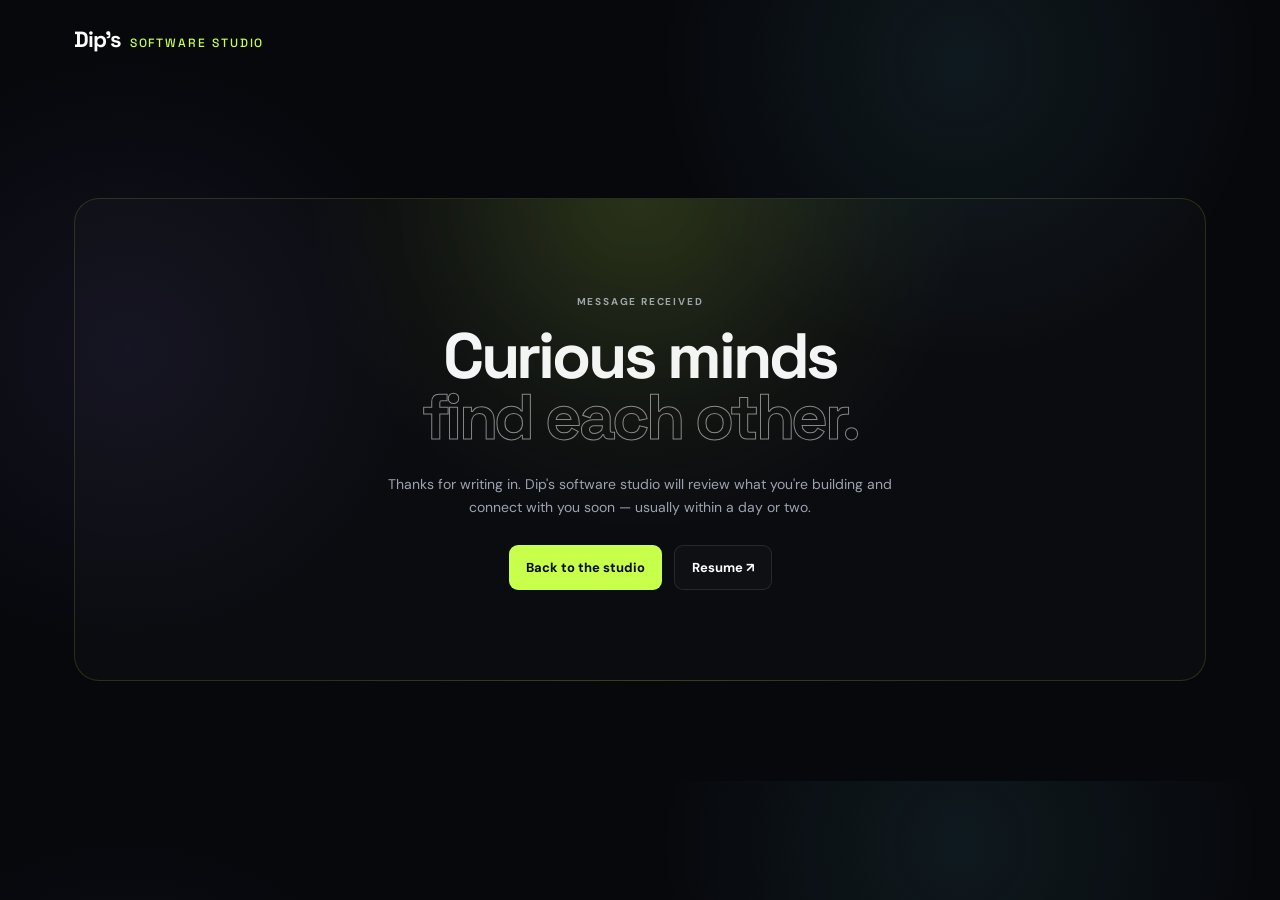
<file: thanks.html>
<!doctype html>
<html lang="en">
<head>
  <meta charset="utf-8" />
  <meta name="viewport" content="width=device-width, initial-scale=1" />
  <title>Message received — Dip's software studio</title>
  <link rel="stylesheet" href="styles.css?v=thanks1" />
  <link rel="preconnect" href="https://fonts.googleapis.com">
  <link rel="preconnect" href="https://fonts.gstatic.com" crossorigin>
  <link href="https://fonts.googleapis.com/css2?family=DM+Sans:wght@400;500;600;700&family=Space+Grotesk:wght@400;500;600;700&display=swap" rel="stylesheet">
</head>
<body>
  <header class="nav">
    <a class="brand" href="./">Dip's <em>software studio</em></a>
  </header>
  <main class="section contact">
    <div class="contact-card">
      <div class="contact-glow"></div>
      <span class="kicker">MESSAGE RECEIVED</span>
      <h2>Curious minds<br><em>find each other.</em></h2>
      <p class="thanks-copy">Thanks for writing in. Dip's software studio will review what you're building and connect with you soon — usually within a day or two.</p>
      <div class="contact-actions">
        <a class="button primary" href="./">Back to the studio</a>
        <a class="button ghost" href="assets/Dipen-Kukadiya-Resume.pdf?v=sep20c" target="_blank" rel="noreferrer">Resume ↗</a>
      </div>
    </div>
  </main>
</body>
</html>
</file>
<file: styles.css>
:root {
  --bg: #07080c;
  --line: rgba(255, 255, 255, 0.1);
  --text: #f4f5f7;
  --muted: #9ca3b0;
  --lime: #c7ff4a;
  --cyan: #66e7ff;
  --violet: #8c7cff;
  --max: 1180px;
}
* { box-sizing: border-box; }
img { max-width: 100%; }
html { scroll-behavior: smooth; }
body {
  margin: 0;
  background:
    radial-gradient(circle at 75% 8%, rgba(102, 231, 255, 0.08), transparent 25%),
    radial-gradient(circle at 10% 45%, rgba(140, 124, 255, 0.08), transparent 24%),
    var(--bg);
  color: var(--text);
  font-family: "DM Sans", sans-serif;
  overflow-x: hidden;
}
.skip-link {
  position: absolute;
  left: 16px;
  top: -40px;
  z-index: 50;
  background: var(--lime);
  color: #080a0d;
  padding: 8px 12px;
  border-radius: 8px;
  font-weight: 700;
  text-decoration: none;
}
.skip-link:focus { top: 16px; }
.noise {
  position: fixed;
  inset: 0;
  pointer-events: none;
  opacity: 0.035;
  background-image: url("data:image/svg+xml,%3Csvg xmlns='http://www.w3.org/2000/svg'%3E%3Cfilter id='n'%3E%3CfeTurbulence type='fractalNoise' baseFrequency='.9' numOctaves='3'/%3E%3C/filter%3E%3Crect width='100%25' height='100%25' filter='url(%23n)'/%3E%3C/svg%3E");
  z-index: 20;
}
.cursor-glow {
  position: fixed;
  width: 320px;
  height: 320px;
  border-radius: 50%;
  background: radial-gradient(circle, rgba(199, 255, 74, 0.11), transparent 65%);
  pointer-events: none;
  transform: translate(-50%, -50%);
  z-index: 0;
  filter: blur(10px);
}
.nav {
  height: 78px;
  max-width: var(--max);
  margin: auto;
  display: flex;
  align-items: center;
  justify-content: space-between;
  padding: 0 24px;
  position: relative;
  z-index: 30;
}
.brand {
  display: inline-flex;
  align-items: baseline;
  gap: 8px;
  text-decoration: none;
  color: #fff;
  font-family: "Space Grotesk", sans-serif;
  font-size: 22px;
  font-weight: 700;
  letter-spacing: -0.04em;
  line-height: 1;
}
.brand em {
  font-style: normal;
  font-weight: 500;
  font-size: 12px;
  letter-spacing: 0.16em;
  text-transform: uppercase;
  color: var(--lime);
}
.nav nav { display: flex; gap: 28px; }
.nav nav a, .nav-cta {
  color: #aeb4c0;
  text-decoration: none;
  font-size: 13px;
}
.nav nav a:hover, .nav-cta:hover { color: #fff; }
.nav-cta {
  border: 1px solid var(--line);
  padding: 10px 14px;
  border-radius: 99px;
}
.nav-cta span { color: var(--lime); }
.nav-mobile-talk { display: none; }
.brand:hover em { color: #fff; }
.menu-toggle {
  display: none;
  width: 42px;
  height: 42px;
  border: 1px solid var(--line);
  border-radius: 10px;
  background: transparent;
  padding: 11px 10px;
  flex-direction: column;
  justify-content: space-between;
  cursor: pointer;
}
.menu-toggle i { display: block; height: 2px; background: #fff; border-radius: 2px; }
.section { max-width: var(--max); margin: auto; padding: 120px 24px; }
.hero {
  min-height: calc(100vh - 78px);
  display: grid;
  grid-template-columns: 1.05fr 0.95fr;
  align-items: center;
  gap: 50px;
  padding-top: 80px;
}
.eyebrow, .kicker {
  font-size: 10px;
  letter-spacing: 0.18em;
  color: var(--muted);
  font-weight: 700;
}
.eyebrow { display: flex; align-items: center; gap: 8px; margin-bottom: 25px; }
.eyebrow i {
  width: 7px;
  height: 7px;
  border-radius: 50%;
  background: var(--lime);
  box-shadow: 0 0 16px var(--lime);
}
h1, h2, h3 { font-family: "Space Grotesk", sans-serif; margin: 0; }
h1 { font-size: clamp(48px, 7vw, 96px); line-height: 0.91; letter-spacing: -0.06em; }
h1 em, h2 em {
  font-style: normal;
  color: transparent;
  -webkit-text-stroke: 1px rgba(255, 255, 255, 0.5);
}
.hero-sub { max-width: 620px; color: var(--muted); font-size: 16px; line-height: 1.75; margin: 28px 0; }
.hero-actions, .contact-actions { display: flex; gap: 12px; flex-wrap: wrap; }
.button {
  display: inline-flex;
  gap: 16px;
  align-items: center;
  text-decoration: none;
  padding: 13px 17px;
  border-radius: 9px;
  font-size: 13px;
  font-weight: 700;
}
.button.primary { background: var(--lime); color: #080a0d; }
.button.ghost { border: 1px solid var(--line); color: #fff; background: rgba(255, 255, 255, 0.02); }
.micro-stats { display: flex; gap: 34px; margin-top: 55px; }
.micro-stats div { display: grid; gap: 4px; }
.micro-stats strong { font-family: "Space Grotesk", sans-serif; font-size: 14px; }
.micro-stats span { font-size: 10px; color: var(--muted); }
.hero-visual { position: relative; min-height: 590px; display: grid; place-items: center; }
.hero-portrait {
  margin: 0;
  width: min(360px, 70vw);
  height: min(360px, 70vw);
  border-radius: 50%;
  overflow: hidden;
  border: 3px solid rgba(199, 255, 74, 0.55);
  box-shadow: 0 24px 70px rgba(0, 0, 0, 0.5);
  position: relative;
  z-index: 2;
  clip-path: circle(50%);
}
.hero-portrait img {
  display: block;
  width: 100%;
  height: 100%;
  object-fit: cover;
  object-position: 50% 22%;
  border-radius: 50%;
  clip-path: circle(50%);
}
.shot-art { background: #0a0c12; }
.shot-art img {
  display: block;
  width: 100%;
  height: 100%;
  object-fit: cover;
  object-position: top center;
}
.shot-pair {
  display: grid;
  grid-template-columns: 1fr 1fr;
  background: #0a0c12;
}
.shot-pair img {
  width: 100%;
  height: 100%;
  object-fit: cover;
  object-position: top center;
}
.hero-system-card {
  width: min(430px, 90%);
  height: 540px;
  background: linear-gradient(145deg, rgba(255, 255, 255, 0.09), rgba(255, 255, 255, 0.02));
  border: 1px solid rgba(255, 255, 255, 0.14);
  border-radius: 28px;
  backdrop-filter: blur(20px);
  box-shadow: 0 40px 100px rgba(0, 0, 0, 0.45);
  transform: rotate(2deg);
  position: relative;
  z-index: 2;
  overflow: hidden;
}
.system-top, .system-bottom {
  display: flex;
  justify-content: space-between;
  padding: 18px 20px;
  color: #727887;
  font-size: 9px;
  letter-spacing: 0.12em;
}
.live-dot { color: var(--lime); }
.system-core {
  height: 420px;
  position: relative;
  display: grid;
  place-items: center;
  background: radial-gradient(circle at 50% 45%, rgba(102, 231, 255, 0.15), transparent 34%), linear-gradient(145deg, #0d1724, #080a10);
  overflow: hidden;
}
.core-grid {
  position: absolute;
  inset: -30%;
  background-image: linear-gradient(rgba(255, 255, 255, 0.05) 1px, transparent 1px), linear-gradient(90deg, rgba(255, 255, 255, 0.05) 1px, transparent 1px);
  background-size: 32px 32px;
  transform: perspective(350px) rotateX(55deg);
  opacity: 0.45;
}
.core-logo {
  position: relative;
  width: 145px;
  height: 145px;
  border-radius: 50%;
  display: grid;
  place-items: center;
  font: 700 48px "Space Grotesk";
  color: var(--lime);
  background: radial-gradient(circle at 35% 30%, rgba(102, 231, 255, 0.2), rgba(10, 15, 24, 0.96) 65%);
  border: 1px solid rgba(199, 255, 74, 0.3);
}
.core-label {
  position: absolute;
  bottom: 42px;
  text-align: center;
  color: #aab4c4;
  font: 700 9px/1.45 monospace;
  letter-spacing: 0.18em;
}
.signal {
  position: absolute;
  padding: 8px 11px;
  background: rgba(5, 7, 11, 0.85);
  border: 1px solid var(--line);
  border-radius: 8px;
  font: 700 9px monospace;
}
.signal-a { left: 22px; top: 90px; color: #ff9f66; }
.signal-b { right: 18px; top: 185px; color: var(--lime); }
.signal-c { left: 28px; bottom: 72px; color: var(--cyan); }
.orb { position: absolute; border-radius: 50%; filter: blur(50px); opacity: 0.35; }
.orb-a { width: 250px; height: 250px; background: var(--violet); top: 40px; right: 0; }
.orb-b { width: 200px; height: 200px; background: var(--cyan); bottom: 20px; left: 20px; }
.ticker {
  overflow: hidden;
  border-top: 1px solid var(--line);
  border-bottom: 1px solid var(--line);
  white-space: nowrap;
}
.ticker-track {
  display: flex;
  gap: 35px;
  padding: 16px 0;
  min-width: max-content;
  animation: marquee 25s linear infinite;
  font: 700 11px "Space Grotesk";
  letter-spacing: 0.15em;
}
.ticker b { color: var(--lime); }
.section-head {
  display: flex;
  justify-content: space-between;
  align-items: end;
  gap: 50px;
  margin-bottom: 50px;
}
.section-head h2, .contact h2 {
  font-size: clamp(40px, 5vw, 70px);
  line-height: 0.95;
  letter-spacing: -0.05em;
  margin-top: 14px;
}
.section-head > p { max-width: 340px; color: var(--muted); line-height: 1.7; font-size: 14px; }
.project-grid { display: grid; grid-template-columns: 1.25fr 0.75fr; gap: 22px; }
.project {
  border: 1px solid var(--line);
  background: rgba(255, 255, 255, 0.025);
  border-radius: 18px;
  overflow: hidden;
}
.project.featured {
  grid-row: span 2;
  display: flex;
  flex-direction: column;
}
.project-art { height: 310px; position: relative; overflow: hidden; }
.featured .project-art { height: 280px; }
.slideshow {
  position: relative;
  height: 250px;
  background: #080a10;
  overflow: hidden;
}
.featured .slideshow { height: 300px; flex-shrink: 0; }
.project-title-link { color: inherit; text-decoration: none; }
.project-title-link:hover { color: var(--lime); }
.slides { height: 100%; }
.slide {
  position: absolute;
  inset: 0;
  margin: 0;
  opacity: 0;
  transition: opacity 0.45s ease;
  pointer-events: none;
}
.slide.is-on { opacity: 1; pointer-events: auto; }
.slide img {
  width: 100%;
  height: 100%;
  object-fit: cover;
  object-position: top center;
}
.slide figcaption {
  position: absolute;
  left: 14px;
  bottom: 14px;
  padding: 6px 10px;
  border-radius: 99px;
  background: rgba(7, 8, 12, 0.82);
  border: 1px solid var(--line);
  font: 700 9px monospace;
  letter-spacing: 0.12em;
  color: var(--lime);
}
.slide-btn {
  position: absolute;
  top: 50%;
  transform: translateY(-50%);
  width: 34px;
  height: 34px;
  border-radius: 50%;
  border: 1px solid var(--line);
  background: rgba(7, 8, 12, 0.75);
  color: #fff;
  font-size: 22px;
  line-height: 1;
  cursor: pointer;
  z-index: 2;
}
.slide-btn.prev { left: 10px; }
.slide-btn.next { right: 10px; }
.slide-dots {
  position: absolute;
  right: 14px;
  bottom: 14px;
  display: flex;
  gap: 6px;
  z-index: 2;
}
.slide-dots button {
  width: 7px;
  height: 7px;
  padding: 0;
  border: 0;
  border-radius: 50%;
  background: rgba(255, 255, 255, 0.28);
  cursor: pointer;
}
.slide-dots button.is-on { background: var(--lime); }
.module-map {
  flex: 1;
  padding: 18px 20px 8px;
  border-top: 1px solid var(--line);
  background: rgba(0, 0, 0, 0.18);
}
.module-map .kicker { display: block; margin-bottom: 12px; }
.module-grid {
  display: grid;
  grid-template-columns: 1fr 1fr;
  gap: 8px;
}
.module-grid div {
  padding: 10px 12px;
  border: 1px solid var(--line);
  border-radius: 12px;
  background: rgba(255, 255, 255, 0.03);
}
.module-grid b {
  display: block;
  font: 600 12px "Space Grotesk", sans-serif;
  margin-bottom: 4px;
}
.module-grid small { color: var(--muted); font-size: 11px; line-height: 1.4; }
.healthcare-art {
  background: radial-gradient(circle at 70% 30%, rgba(102, 231, 255, 0.22), transparent 30%), linear-gradient(135deg, #0a1722, #10121a);
}
.grid-lines {
  position: absolute;
  inset: 0;
  background-image: linear-gradient(rgba(255, 255, 255, 0.05) 1px, transparent 1px), linear-gradient(90deg, rgba(255, 255, 255, 0.05) 1px, transparent 1px);
  background-size: 42px 42px;
  transform: perspective(300px) rotateX(55deg) scale(1.5);
  opacity: 0.4;
}
.ehr-ui {
  position: absolute;
  width: 78%;
  height: 64%;
  left: 11%;
  top: 18%;
  border: 1px solid rgba(255, 255, 255, 0.2);
  background: rgba(4, 9, 14, 0.78);
  border-radius: 10px;
  box-shadow: 0 25px 60px rgba(0, 0, 0, 0.4);
  transform: perspective(800px) rotateY(-12deg) rotateX(4deg);
}
.ehr-top {
  height: 35px;
  border-bottom: 1px solid var(--line);
  display: flex;
  justify-content: space-between;
  align-items: center;
  padding: 0 12px;
  font-size: 8px;
  color: #8e99a9;
}
.ehr-top span:last-child { color: var(--lime); }
.ehr-body { display: flex; height: calc(100% - 35px); }
.ehr-sidebar { width: 22%; border-right: 1px solid var(--line); background: rgba(255, 255, 255, 0.025); }
.ehr-sidebar i { display: block; height: 18px; margin: 12px 10px; border-radius: 3px; background: rgba(255, 255, 255, 0.08); }
.ehr-main { flex: 1; padding: 16px; display: grid; grid-template-columns: 1fr 1fr; gap: 8px; }
.ehr-main > span { height: 35px; border: 1px solid rgba(102, 231, 255, 0.12); background: rgba(102, 231, 255, 0.05); border-radius: 5px; }
.ehr-patient {
  grid-column: 1 / -1;
  display: flex;
  justify-content: space-between;
  align-items: center;
  color: #dce7f4;
  font-size: 8px;
  border-bottom: 1px solid rgba(255, 255, 255, 0.07);
  padding-bottom: 7px;
}
.ehr-chart {
  grid-column: 1 / -1;
  border: 1px solid rgba(199, 255, 74, 0.12);
  background: linear-gradient(180deg, rgba(199, 255, 74, 0.08), transparent);
  border-radius: 5px;
}
.art-label {
  position: absolute;
  bottom: 15px;
  left: 16px;
  font: 700 9px monospace;
  letter-spacing: 0.12em;
  color: #76808e;
}
.code-art {
  background: radial-gradient(circle at 50% 50%, rgba(140, 124, 255, 0.2), transparent 35%), #0a0b12;
  display: grid;
  place-items: center;
}
.code-window {
  width: 78%;
  border: 1px solid rgba(255, 255, 255, 0.13);
  border-radius: 9px;
  background: #090b10;
  box-shadow: 0 30px 70px #000;
  transform: rotate(-3deg);
}
.dots {
  height: 28px;
  border-bottom: 1px solid var(--line);
  display: flex;
  align-items: center;
  gap: 5px;
  padding: 0 10px;
  font: 8px monospace;
  color: #666;
}
.dots i { width: 6px; height: 6px; border-radius: 50%; background: #444; }
.dots span { margin-left: 8px; }
.code-window pre { padding: 15px; margin: 0; color: #aab4c4; font: 11px/1.7 monospace; }
.code-window b { color: var(--violet); }
.lab-art {
  background: radial-gradient(circle at 70% 35%, rgba(199, 255, 74, 0.18), transparent 28%), #0c120e;
  display: grid;
  place-items: center;
}
.lab-card {
  width: 60%;
  padding: 25px;
  border: 1px solid rgba(199, 255, 74, 0.2);
  background: rgba(0, 0, 0, 0.35);
  transform: rotate(5deg);
  display: grid;
  gap: 8px;
}
.lab-card small { font: 8px monospace; color: #8d998e; }
.lab-card strong { font: 28px "Space Grotesk"; }
.lab-card span { font: 8px monospace; color: var(--lime); }
.barcode {
  position: absolute;
  width: 60px;
  height: 180px;
  right: 25px;
  top: 50px;
  background: repeating-linear-gradient(90deg, #d8ff8b 0 2px, transparent 2px 5px);
  opacity: 0.5;
}
.skill-art {
  background: radial-gradient(circle at 70% 30%, rgba(102, 231, 255, 0.16), transparent 32%), linear-gradient(135deg, #0c1119, #10131b);
  display: grid;
  place-items: center;
}
.skill-gallery {
  width: 88%;
  height: 78%;
  display: grid;
  grid-template-columns: 1.2fr 0.8fr;
  grid-template-rows: 1fr 1fr;
  gap: 10px;
}
.skill-screen {
  border: 1px solid rgba(255, 255, 255, 0.18);
  border-radius: 9px;
  background: #faf9f6;
  color: #202124;
  overflow: hidden;
  box-shadow: 0 20px 45px rgba(0, 0, 0, 0.38);
}
.screen-home { grid-row: span 2; }
.mini-nav {
  height: 25px;
  display: flex;
  align-items: center;
  justify-content: space-between;
  padding: 0 9px;
  border-bottom: 1px solid #e5e1da;
  color: #444;
  font-size: 5px;
}
.mini-nav b { font-size: 7px; color: #111; }
.mini-home { text-align: center; padding: 20px 10px; }
.mini-home small { color: #0b9a9d; font-size: 5px; font-weight: 700; }
.mini-home strong { display: block; font: 700 15px/1.05 "Space Grotesk"; margin: 9px 0; color: #171717; }
.mini-home em { font-style: normal; color: #1776df; }
.mini-home p { font-size: 5px; color: #555; }
.mini-search {
  display: grid;
  grid-template-columns: 1fr 0.7fr 0.7fr auto;
  margin-top: 14px;
  border: 1px solid #e1ddd5;
  border-radius: 7px;
  overflow: hidden;
  text-align: left;
}
.mini-search span { padding: 7px; border-right: 1px solid #e1ddd5; color: #777; font-size: 5px; }
.mini-search b { padding: 7px; background: #2865e8; color: #fff; font-size: 5px; }
.mini-page-title { text-align: center; padding: 12px 7px 8px; font: 700 10px "Space Grotesk"; }
.mini-page-title small { display: block; font: 5px "DM Sans"; color: #666; margin-top: 4px; }
.mini-service-grid { display: grid; grid-template-columns: 1fr 1fr; gap: 5px; padding: 7px; }
.mini-service-grid span { border: 1px solid #e4dfd7; border-radius: 6px; padding: 7px; display: grid; gap: 4px; }
.mini-service-grid b { font-size: 6px; }
.mini-service-grid i { font-style: normal; color: #2865e8; font-size: 5px; }
.mini-filter {
  margin: 0 7px 6px;
  padding: 6px;
  border: 1px solid #e2ddd6;
  border-radius: 5px;
  color: #888;
  font-size: 5px;
  display: flex;
  justify-content: space-between;
}
.mini-filter b { background: #2865e8; color: #fff; padding: 2px 5px; border-radius: 4px; }
.mini-workers { display: grid; gap: 4px; padding: 0 7px; }
.mini-workers span {
  border: 1px solid #e5e0d8;
  border-radius: 5px;
  padding: 5px;
  display: grid;
  grid-template-columns: 20px 1fr;
  font-size: 5px;
}
.mini-workers b {
  grid-row: span 2;
  border-radius: 50%;
  display: grid;
  place-items: center;
  background: #e9f0ff;
  color: #2865e8;
}
.mini-form { display: grid; gap: 5px; padding: 5px 8px; }
.mini-form span { border: 1px solid #e3ded6; border-radius: 5px; padding: 5px; color: #999; font-size: 5px; }
.mini-form b { background: #2865e8; color: #fff; text-align: center; padding: 6px; border-radius: 5px; font-size: 5px; }
.project-info { padding: 24px; }
.project-info > div:first-child { display: flex; gap: 13px; align-items: center; }
.project-number { font: 10px monospace; color: var(--lime); }
.project-info h3 { font-size: 20px; }
.project-info p { color: var(--muted); font-size: 13px; line-height: 1.7; margin: 13px 0 18px; }
.tags { display: flex; flex-wrap: wrap; gap: 7px; }
.tags span, .tags a {
  font: 9px monospace;
  color: #aab2bf;
  border: 1px solid var(--line);
  padding: 6px 8px;
  border-radius: 99px;
  text-decoration: none;
}
.tags a:hover, .tag-link:hover { border-color: var(--lime); color: var(--lime); }
.impact-row {
  display: grid;
  grid-template-columns: repeat(3, 1fr);
  gap: 10px;
  margin: 0 0 16px;
}
.impact-row div {
  border: 1px solid var(--line);
  border-radius: 12px;
  padding: 12px 10px;
}
.impact-row strong {
  display: block;
  font-family: "Space Grotesk", sans-serif;
  font-size: 16px;
  color: #fff;
}
.impact-row span { color: var(--muted); font-size: 11px; }
.project.lab-feature { grid-column: 1 / -1; }
.triage-widget {
  padding: 22px 22px 8px;
  background: #080a10;
  border-bottom: 1px solid var(--line);
}
.triage-widget label {
  display: block;
  font-size: 11px;
  letter-spacing: 0.12em;
  font-weight: 700;
  color: var(--muted);
  margin-bottom: 8px;
}
.triage-widget textarea {
  width: 100%;
  background: rgba(255, 255, 255, 0.03);
  border: 1px solid var(--line);
  color: #fff;
  border-radius: 10px;
  padding: 12px;
  font: 14px/1.5 "DM Sans", sans-serif;
  resize: vertical;
}
.triage-widget textarea:focus { outline: none; border-color: var(--lime); }
.triage-actions { display: flex; flex-wrap: wrap; gap: 10px; margin: 12px 0; }
.triage-actions .button { cursor: pointer; border: 0; }
.triage-chips { display: flex; flex-wrap: wrap; gap: 8px; margin-bottom: 16px; }
.triage-chips button {
  background: transparent;
  border: 1px solid var(--line);
  color: #c5ccd6;
  border-radius: 99px;
  padding: 6px 10px;
  font-size: 11px;
  cursor: pointer;
}
.triage-chips button:hover { border-color: var(--lime); color: #fff; }
.triage-split {
  display: grid;
  grid-template-columns: 1fr 1fr;
  gap: 18px;
  padding-bottom: 16px;
}
.triage-bars { display: grid; gap: 8px; margin-top: 12px; }
.triage-bar {
  display: grid;
  grid-template-columns: 110px 1fr 40px;
  align-items: center;
  gap: 8px;
  font-size: 12px;
  color: #c5ccd6;
}
.triage-bar i {
  display: block;
  height: 7px;
  border-radius: 99px;
  background: linear-gradient(90deg, var(--lime), transparent);
  width: var(--w);
  background-color: rgba(199, 255, 74, 0.15);
}
.triage-bar.is-top { color: #fff; }
.triage-bar b { font-size: 11px; color: var(--lime); text-align: right; }
.triage-phi {
  margin-top: 12px;
  min-height: 80px;
  padding: 12px;
  border: 1px solid var(--line);
  border-radius: 12px;
  color: #dce7f4;
  font-size: 13px;
  line-height: 1.6;
}
.triage-phi p { margin: 0 0 8px; color: var(--muted); font-size: 12px; }
.triage-phi mark.phi {
  background: rgba(255, 107, 107, 0.25);
  color: #ffd6d6;
  border-radius: 4px;
  padding: 0 3px;
}
.lab-page { padding-top: 48px; padding-bottom: 80px; }
.lab-note { color: var(--muted); font-size: 14px; line-height: 1.7; margin: 28px 0; max-width: 680px; }
.experience-list { display: grid; gap: 18px; }
.experience-item {
  display: grid;
  grid-template-columns: 180px 1fr;
  gap: 28px;
  padding: 28px;
  border: 1px solid var(--line);
  border-radius: 18px;
  background: rgba(255, 255, 255, 0.025);
}
.experience-meta { display: grid; align-content: start; gap: 8px; }
.experience-meta span { font: 9px monospace; letter-spacing: 0.14em; color: var(--lime); }
.experience-meta b { font: 15px "Space Grotesk"; }
.experience-meta small { color: var(--muted); font-size: 11px; }
.experience-item h3 { font-size: 22px; margin-bottom: 10px; }
.experience-item p { color: var(--muted); font-size: 14px; line-height: 1.7; margin: 0 0 16px; }
.stack-section { display: grid; grid-template-columns: 0.8fr 1.2fr; align-items: center; gap: 70px; }
.stack-section .section-head { display: block; margin: 0; }
.stack-section .section-head > p { margin-top: 25px; }
.stack-orbit { height: 540px; position: relative; display: grid; place-items: center; }
.orbit { position: absolute; border: 1px solid rgba(255, 255, 255, 0.08); border-radius: 50%; }
.orbit-mid {
  width: 350px;
  height: 350px;
  animation: orbit-spin 70s linear infinite reverse;
}
.orbit-ring {
  position: absolute;
  border: 1px solid rgba(255, 255, 255, 0.08);
  border-radius: 50%;
}
.orbit-ring.outer {
  width: 500px;
  height: 500px;
  animation: orbit-spin 48s linear infinite;
}
.orbit-ring.inner {
  width: 210px;
  height: 210px;
  border-color: rgba(199, 255, 74, 0.15);
  animation: orbit-spin 32s linear infinite reverse;
}
.spoke {
  position: absolute;
  inset: 0;
  transform: rotate(var(--a));
}
.stack-center {
  width: 130px;
  height: 130px;
  border-radius: 50%;
  display: grid;
  place-items: center;
  align-content: center;
  background: radial-gradient(circle, #1c2a22, #0c0f12);
  border: 1px solid rgba(199, 255, 74, 0.25);
  z-index: 2;
}
.stack-center span { font: 700 35px "Space Grotesk"; color: var(--lime); }
.stack-center small { font: 8px monospace; color: #777; }
.stack-node {
  position: absolute;
  top: 0;
  left: 50%;
  padding: 9px 12px;
  border: 1px solid var(--line);
  border-radius: 99px;
  background: rgba(7, 8, 12, 0.92);
  font: 600 10px "Space Grotesk";
  white-space: nowrap;
  transform: translate(-50%, -50%) rotate(calc(var(--a) * -1));
  animation: orbit-unspin 48s linear infinite;
}
.orbit-ring.inner .stack-node {
  padding: 6px 9px;
  font-size: 9px;
  color: var(--lime);
  border-color: rgba(199, 255, 74, 0.28);
  animation-duration: 32s;
  animation-direction: reverse;
}
.stack-orbit:hover .orbit-ring,
.stack-orbit:hover .orbit-mid,
.stack-orbit:hover .stack-node {
  animation-play-state: paused;
}
.ai-tools {
  text-align: center;
  margin: 18px auto 0;
  max-width: 720px;
  color: var(--muted);
  font-size: 14px;
  line-height: 1.6;
  grid-column: 2;
}
.ai-tools strong { color: var(--lime); font-weight: 700; }
@keyframes orbit-spin { to { transform: rotate(360deg); } }
@keyframes orbit-unspin {
  from { transform: translate(-50%, -50%) rotate(calc(var(--a) * -1)); }
  to { transform: translate(-50%, -50%) rotate(calc(var(--a) * -1 - 360deg)); }
}
@media (prefers-reduced-motion: reduce) {
  .orbit-ring, .orbit-mid, .stack-node { animation: none; }
}
.achievement-badges {
  display: flex;
  flex-direction: column;
  align-items: flex-start;
  gap: 10px;
  margin: 0;
  grid-column: 3;
  grid-row: 1 / 3;
  list-style: none;
}
.achievement-badges span,
.achievement-badges a {
  display: inline-block;
  padding: 9px 13px;
  border: 1px solid rgba(255, 255, 255, 0.12);
  border-radius: 999px;
  background: rgba(255, 255, 255, 0.04);
  font-size: 12px;
  color: #dce7f4;
  white-space: normal;
  max-width: 100%;
  text-decoration: none;
}
.achievement-badges a:hover {
  border-color: rgba(199, 255, 74, 0.55);
  color: #fff;
}
.certs { padding-top: 88px; }
.cert-grid {
  display: grid;
  grid-template-columns: repeat(auto-fit, minmax(210px, 1fr));
  gap: 14px;
  margin-top: 36px;
}
.cert-card {
  display: flex;
  flex-direction: column;
  gap: 10px;
  min-height: 148px;
  padding: 22px 20px;
  border: 1px solid var(--line);
  border-radius: 18px;
  text-decoration: none;
  color: #fff;
  background: rgba(255, 255, 255, 0.03);
  transition: border-color .2s ease, transform .2s ease;
}
.cert-card:hover {
  border-color: rgba(199, 255, 74, 0.5);
  transform: translateY(-3px);
}
.cert-card small {
  font-size: 10px;
  letter-spacing: 0.16em;
  font-weight: 700;
  color: var(--muted);
}
.cert-card strong {
  font-family: "Space Grotesk", sans-serif;
  font-size: 18px;
  letter-spacing: -0.03em;
  line-height: 1.2;
}
.cert-card span {
  margin-top: auto;
  color: var(--lime);
  font-size: 12px;
  font-weight: 600;
}
.cert-card.is-static {
  cursor: default;
}
.cert-card.is-static:hover {
  transform: none;
  border-color: var(--line);
}
.cert-card.is-static span { color: var(--muted); }
.about-strip {
  display: grid;
  grid-template-columns: 140px 1.15fr 0.95fr;
  gap: 28px 40px;
  align-items: start;
  border-top: 1px solid var(--line);
  border-bottom: 1px solid var(--line);
}
.about-number {
  grid-column: 1;
  grid-row: 1 / 3;
  font: 700 13px/1.3 monospace;
  color: #737b88;
}
.about-strip > div:nth-child(2) { grid-column: 2; }
.about-strip p { grid-column: 2; }
.about-number span { color: var(--lime); }
.about-strip h2 { font-size: clamp(36px, 4vw, 58px); line-height: 1; letter-spacing: -0.05em; margin-top: 14px; }
.about-strip p { color: var(--muted); line-height: 1.8; font-size: 14px; }
.contact { padding-bottom: 100px; }
.contact-card {
  position: relative;
  overflow: hidden;
  text-align: center;
  border: 1px solid rgba(199, 255, 74, 0.15);
  border-radius: 25px;
  padding: 90px 25px;
  background: radial-gradient(circle at 50% 0, rgba(199, 255, 74, 0.09), transparent 45%), rgba(255, 255, 255, 0.02);
}
.contact-card h2 { margin-top: 16px; }
.studio-form {
  max-width: 520px;
  margin: 36px auto 28px;
  display: grid;
  gap: 16px;
  text-align: left;
}
.studio-form .field { display: grid; gap: 7px; }
.studio-form label {
  font-size: 11px;
  font-weight: 700;
  letter-spacing: 0.12em;
  text-transform: uppercase;
  color: var(--muted);
}
.studio-form input,
.studio-form textarea {
  width: 100%;
  padding: 13px 14px;
  border-radius: 10px;
  border: 1px solid var(--line);
  background: rgba(255, 255, 255, 0.03);
  color: #fff;
  font: 14px/1.5 "DM Sans", sans-serif;
  outline: none;
  resize: vertical;
}
.studio-form input:focus,
.studio-form textarea:focus { border-color: var(--lime); }
.studio-form .field.is-invalid input,
.studio-form .field.is-invalid textarea { border-color: #ff6b6b; }
.studio-form .error {
  min-height: 16px;
  color: #ff8a8a;
  font-size: 12px;
}
.studio-form .button { justify-content: center; border: 0; cursor: pointer; width: 100%; }
.studio-form .honeypot {
  position: absolute;
  left: -9999px;
  width: 1px;
  height: 1px;
  opacity: 0;
}
.form-note { text-align: center; color: var(--lime); font-size: 13px; margin: 0; }
.thanks-copy {
  max-width: 520px;
  margin: 28px auto 32px;
  color: var(--muted);
  line-height: 1.75;
  font-size: 16px;
}
.contact-card p { max-width: 520px; margin: 25px auto; color: var(--muted); line-height: 1.7; font-size: 14px; }
.contact-actions { justify-content: center; }
.contact-glow {
  position: absolute;
  width: 300px;
  height: 300px;
  border-radius: 50%;
  background: rgba(199, 255, 74, 0.08);
  filter: blur(80px);
  top: -160px;
  left: calc(50% - 150px);
}
footer {
  max-width: var(--max);
  margin: auto;
  padding: 25px 24px 40px;
  border-top: 1px solid var(--line);
  display: flex;
  justify-content: space-between;
  color: #666d78;
  font: 9px monospace;
  letter-spacing: 0.08em;
}
.to-top {
  position: fixed;
  right: 22px;
  bottom: max(22px, env(safe-area-inset-bottom));
  z-index: 40;
  width: 52px;
  height: 52px;
  border-radius: 50%;
  display: grid;
  place-items: center;
  text-decoration: none;
  font-size: 22px;
  font-weight: 700;
  line-height: 1;
  color: #080a0d;
  background: var(--lime);
  box-shadow: 0 8px 28px rgba(0, 0, 0, 0.35), 0 0 22px rgba(199, 255, 74, 0.28);
  opacity: 0;
  pointer-events: none;
  transform: translateY(10px);
  transition: opacity .25s ease, transform .25s ease, background .2s ease;
}
.to-top.is-on {
  opacity: 1;
  pointer-events: auto;
  transform: none;
}
.to-top:hover { background: #d6ff72; }
body.nav-open .to-top { opacity: 0; pointer-events: none; }

/* Dip's Software Studio — 3D coin hero */
.hero-coin {
  position: relative;
  width: min(500px, 76vw);
  height: min(500px, 76vw);
  display: grid;
  place-items: center;
  perspective: 1400px;
  isolation: isolate;
}
.coin {
  position: relative;
  width: min(360px, 62vw);
  aspect-ratio: 1;
  transform-style: preserve-3d;
  animation: studioCoinFlip 7s ease-in-out infinite;
  filter: drop-shadow(0 28px 30px rgba(0,0,0,.55));
}
.coin-face {
  position: absolute;
  inset: 0;
  display: flex;
  flex-direction: column;
  align-items: center;
  justify-content: center;
  border-radius: 50%;
  backface-visibility: hidden;
  -webkit-backface-visibility: hidden;
  border: 8px solid #d5a43d;
  outline: 2px solid rgba(255,231,160,.85);
  background:
    radial-gradient(circle at 30% 20%, rgba(255,255,255,.20), transparent 22%),
    radial-gradient(circle at 70% 75%, rgba(85,220,255,.10), transparent 35%),
    linear-gradient(145deg,#252c37 0%,#080c13 58%,#171d27 100%);
  box-shadow:
    inset 0 0 0 4px rgba(255,255,255,.08),
    inset 0 0 42px rgba(0,0,0,.9),
    0 0 35px rgba(232,189,99,.18);
  color: #f8f9fb;
  font-family: "Space Grotesk", sans-serif;
  font-size: clamp(30px, 4vw, 46px);
  font-weight: 800;
  line-height: .98;
  letter-spacing: -.055em;
  text-align: center;
  text-shadow: 0 3px 16px rgba(0,0,0,.85);
  overflow: hidden;
}
.coin-face span { display: block !important; position: relative; z-index: 2; }
.coin-dip, .coin-accent { color: #c7ff4a; font-weight: 800; }
.coin-front { transform: translateZ(12px); }
.coin-back { transform: rotateY(180deg) translateZ(12px); }
.coin-back span { transform: scaleX(-1); }
.coin::before {
  content: "";
  position: absolute;
  inset: 0 -18px 0 0;
  border-radius: 50%;
  background: repeating-linear-gradient(90deg,#795019 0 3px,#e3b34d 3px 6px,#9a671e 6px 9px);
  transform: translateZ(-10px);
  box-shadow: 0 0 0 3px #f0c96c;
  z-index: -1;
}
.coin::after {
  content: "";
  position: absolute;
  inset: -25px;
  border-radius: 50%;
  background: radial-gradient(circle,rgba(199,255,74,.14),transparent 64%);
  filter: blur(16px);
  transform: translateZ(-35px);
  z-index: -2;
}
@keyframes studioCoinFlip {
  0%, 18% { transform: rotateY(0deg); }
  42%, 58% { transform: rotateY(180deg); }
  82%, 100% { transform: rotateY(360deg); }
}

@keyframes marquee { to { transform: translateX(-50%); } }
@media (max-width: 1100px) {
  .hero { gap: 28px; padding-top: 48px; }
  .section { padding: 96px 24px; }
  .brand { font-size: 20px; }
}
@media (max-width: 900px) {
  .menu-toggle { display: flex; position: relative; z-index: 40; }
  .nav-cta { display: none; }
  .nav nav {
    display: none;
    position: fixed;
    inset: 0;
    background: rgba(7, 8, 12, 0.96);
    flex-direction: column;
    align-items: center;
    justify-content: center;
    gap: 28px;
    z-index: 35;
  }
  body.nav-open .nav nav { display: flex; }
  body.nav-open .nav nav a { font-size: 28px; color: #fff; font-family: "Space Grotesk", sans-serif; }
  body.nav-open .nav-mobile-talk { display: inline; }
  body.nav-open { overflow: hidden; }
  .hero, .stack-section, .journey { grid-template-columns: 1fr; }
  .ai-tools { grid-column: 1; }
  .hero { padding-top: 36px; min-height: auto; }
  .hero-visual { min-height: auto; padding: 12px 0 8px; }
  .hero-portrait { width: min(280px, 68vw); height: min(280px, 68vw); }
  .section-head { display: block; }
  .section-head > p { margin-top: 25px; }
  .project-grid { grid-template-columns: 1fr; }
  .project.featured { grid-row: auto; }
  .impact-row, .triage-split { grid-template-columns: 1fr; }
  .module-grid { grid-template-columns: 1fr 1fr; }
  .slideshow, .featured .slideshow { height: 240px; }
  .stack-orbit {
    height: auto;
    margin-top: 28px;
    display: flex;
    flex-wrap: wrap;
    justify-content: center;
    gap: 10px;
    transform: none;
  }
  .orbit, .stack-center { display: none; }
  .orbit-ring, .spoke {
    position: static;
    inset: auto;
    width: auto;
    height: auto;
    border: 0;
    animation: none;
    transform: none;
    display: contents;
  }
  .stack-node,
  .orbit-ring.inner .stack-node {
    position: static;
    transform: none;
    animation: none;
    top: auto;
    left: auto;
  }
  .about-strip { grid-template-columns: 100px 1fr; }
  .about-number { grid-row: auto; }
  .about-strip > div:nth-child(2),
  .about-strip p { grid-column: 2; }
  .about-strip .achievement-badges {
    grid-column: 1 / -1;
    grid-row: auto;
    flex-direction: row;
    flex-wrap: wrap;
  }
  .experience-item { grid-template-columns: 1fr; }
  .cursor-glow { display: none; }
}
@media (max-width: 560px) {
  .nav { padding: 0 16px; gap: 10px; }
  .brand { font-size: 18px; gap: 5px; }
  .brand em { font-size: 9px; letter-spacing: 0.08em; }
  .section { padding: 64px 16px; }
  .hero h1 { font-size: clamp(34px, 11vw, 46px); }
  .hero-sub { font-size: 15px; }
  .micro-stats { gap: 18px; flex-wrap: wrap; }
  .hero-actions .button, .contact-actions .button { width: 100%; justify-content: center; }
  .project-art, .featured .project-art { height: 220px; }
  .slideshow, .featured .slideshow { height: 200px; }
  .module-grid { grid-template-columns: 1fr; }
  .about-strip { grid-template-columns: 1fr; gap: 18px; }
  .about-strip > div:nth-child(2),
  .about-strip p,
  .about-strip .achievement-badges { grid-column: auto; }
  footer { flex-direction: column; gap: 10px; }
  .to-top { right: 16px; width: 48px; height: 48px; }
  .contact-card { padding: 48px 16px; }
  .studio-form { margin: 28px auto 20px; }
}
</file>
